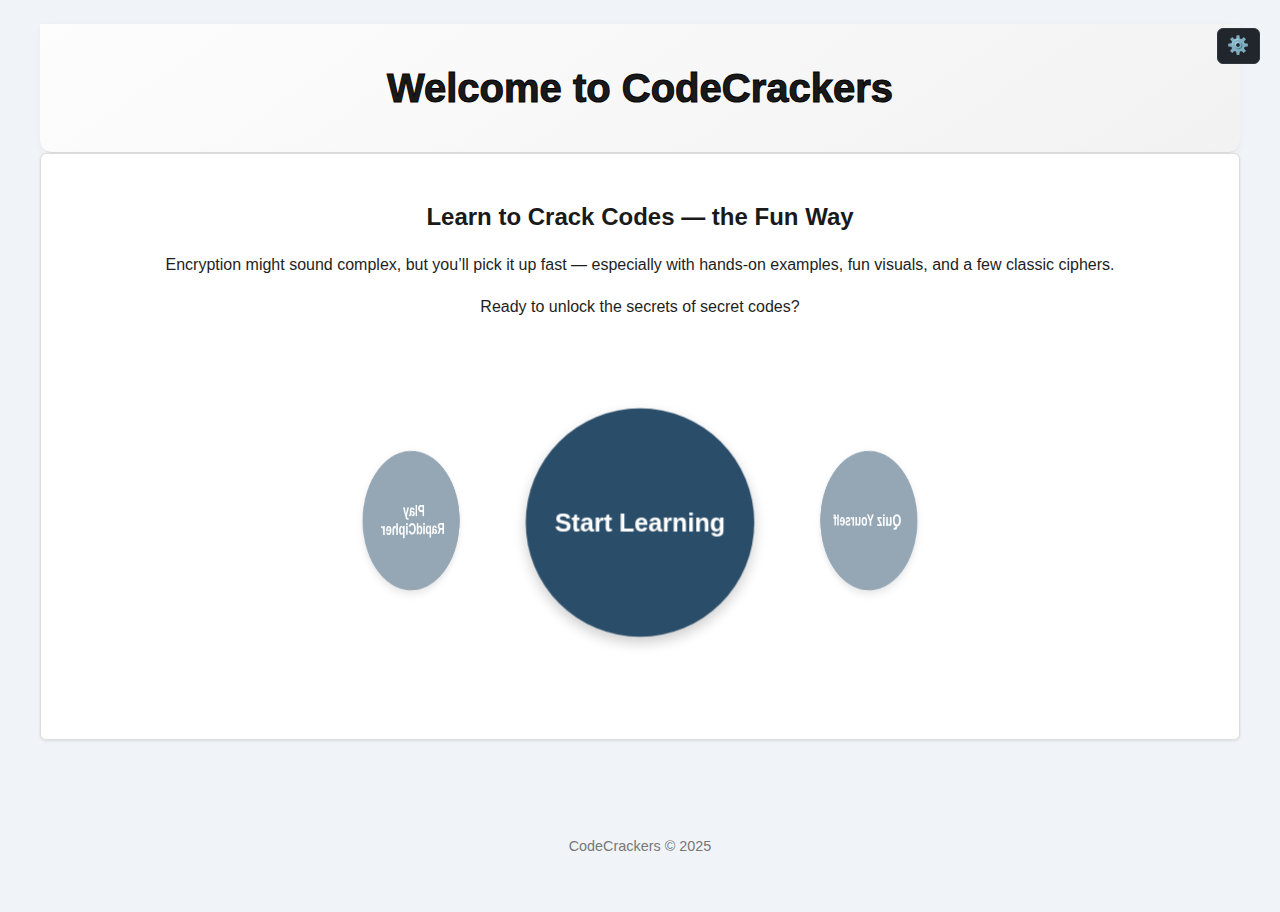
<file: index.html>
<!DOCTYPE html>
<html lang="en">

<head>
  <meta charset="UTF-8" />
  <meta name="viewport" content="width=device-width, initial-scale=1.0" />
  <title>CodeCrackers - Learn Encryption</title>
  <link rel="stylesheet" href="styles.css" />
  <style>
    .carousel-container {
      position: relative;
      margin: 3rem 0;
      height: 300px;
      display: flex;
      justify-content: center;
      align-items: center;
    }

    .carousel {
      position: relative;
      width: 300px;
      height: 300px;
      display: flex;
      justify-content: center;
      align-items: center;
      perspective: 1000px;
    }

    .carousel-button {
      position: absolute;
      width: 160px;
      height: 160px;
      background-color: #2a4d69;
      color: white;
      font-size: 1.1rem;
      font-weight: bold;
      border: none;
      border-radius: 50%;
      cursor: pointer;
      box-shadow: 0 4px 10px rgba(0, 0, 0, 0.2);
      display: flex;
      align-items: center;
      justify-content: center;
      text-align: center;
      transform-style: preserve-3d;
      transition: transform 0.6s ease, opacity 0.6s ease;
    }
  </style>
</head>
<body>
  <header>
    <h1>Welcome to CodeCrackers</h1>
  </header>

  <main>
    <section class="module-section" style="text-align: center;">
      <h2>Learn to Crack Codes — the Fun Way</h2>
      <p>Encryption might sound complex, but you’ll pick it up fast — especially with hands-on examples, fun visuals, and a few classic ciphers.</p>
      <p>Ready to unlock the secrets of secret codes?</p>

      <div class="carousel-container">
        <div class="carousel" id="carousel">
          <button class="carousel-button" data-index="0" data-url="intro.html">Start Learning</button>
          <button class="carousel-button" data-index="1" data-url="review.html">Quiz Yourself</button>
          <button class="carousel-button" data-index="2" data-url="game.html">Play RapidCipher</button>
        </div>
      </div>

    
    </section>
  </main>

  <footer>
    <p>CodeCrackers &copy; 2025</p>
  </footer>

  
  <script src="scripts.js"></script>
  
</body>
</html>
</file>
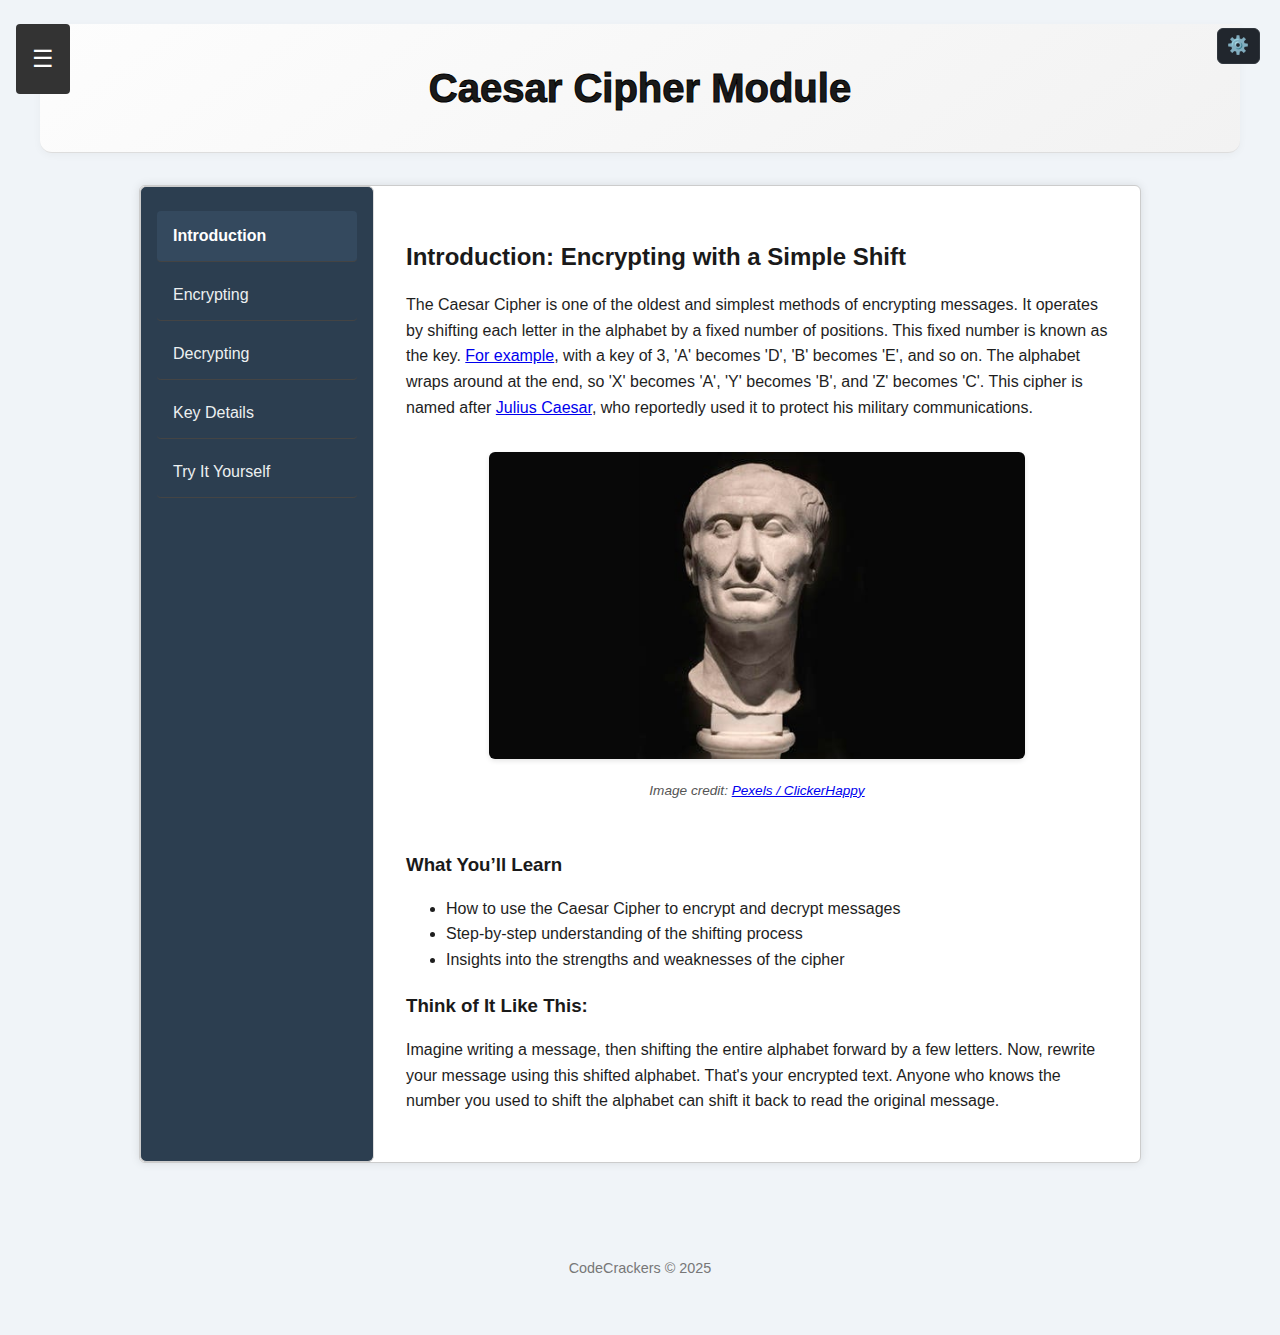
<file: caesarcipher.html>
<!DOCTYPE html>
<html lang="en">
<head>
  <meta charset="UTF-8" />
  <meta name="viewport" content="width=device-width, initial-scale=1.0"/>
  <title>CodeCrackers - Caesar Cipher</title>
  <link rel="stylesheet" href="styles.css" />
  
</head>

<body>

   <div id="menu-toggle" onclick="toggleMenu()">☰</div>

   <!-- Slide-in Nav -->
   <div id="side-menu" class="side-menu">
     <a href="javascript:void(0)" class="closebtn" onclick="toggleMenu()">×</a>
     <a href="index.html">Home</a>
     <a href="intro.html">Introduction</a>
     <a href="caesarcipher.html">Caesar Cipher</a>
     <a href="substitutioncipher.html">Substitution Cipher</a>
     <a href="vigenerecipher.html">Vigenère Cipher</a>
     <a href="review.html">Review & Quizzes</a>
     <a href="realworld.html">Real World Encryption</a>
     <a href="game.html">RapidCipher</a>
     <a href="resources.html">Resources</a>
   </div>
  <header>
    <h1>Caesar Cipher Module</h1>
  </header>
<!-- Module Window -->
  <div class="module-window">
    <aside class="sidebar-nav">
      <button onclick="showSection('intro', this)" class="active">Introduction</button>
      <button onclick="showSection('encrypt', this)">Encrypting</button>
      <button onclick="showSection('decrypt', this)">Decrypting</button>
      <button onclick="showSection('details', this)">Key Details</button>
      <button onclick="showSection('practice', this)">Try It Yourself</button>
    </aside>
    <div class="content-panel">
<!-- Intro -->
  <div id="intro" class="section active">
  <h2>Introduction: Encrypting with a Simple Shift</h2>

  <p>
    The Caesar Cipher is one of the oldest and simplest methods of encrypting messages. It operates by shifting each letter in the alphabet by a fixed number of positions. This fixed number is known as the key.
    <a href="https://www.geeksforgeeks.org/caesar-cipher-in-cryptography/" target="_blank" rel="noopener noreferrer">For example</a>, with a key of 3, 'A' becomes 'D', 'B' becomes 'E', and so on. The alphabet wraps around at the end, so 'X' becomes 'A', 'Y' becomes 'B', and 'Z' becomes 'C'.
    This cipher is named after <a href="https://www.geeksforgeeks.org/caesar-cipher-in-cryptography/" target="_blank" rel="noopener noreferrer">Julius Caesar</a>, who reportedly used it to protect his military communications.
  </p>

 <!-- Image: Julius Caesar Bust -->
<div class="diagram" style="background: transparent; border: none; outline: none;">
  <img src="images/julius-caesar-bust.jpg" alt="Bust of Julius Caesar"
       style="max-width: 80%; border-radius: 6px; box-shadow: 0 2px 5px rgba(0,0,0,0.1); background: transparent; outline: none; border: none;">
  <p style="font-style: italic; font-size: 0.85rem; color: #555;">
    Image credit: <a href="https://history.ucr.edu/sites/default/files/styles/form_preview/public/caesar.jpg?itok=w2grLSNa/" target="_blank" rel="noopener noreferrer">Pexels / ClickerHappy</a>
  </p>
</div>


  <h3>What You’ll Learn</h3>
  <ul>
    <li>How to use the Caesar Cipher to encrypt and decrypt messages</li>
    <li>Step-by-step understanding of the shifting process</li>
    <li>Insights into the strengths and weaknesses of the cipher</li>
  </ul>

  <h3>Think of It Like This:</h3>
  <p>
    Imagine writing a message, then shifting the entire alphabet forward by a few letters. Now, rewrite your message using this shifted alphabet. That's your encrypted text. Anyone who knows the number you used to shift the alphabet can shift it back to read the original message.
  </p>
</div>


      
      <!-- Encryption -->
      <div id="encrypt" class="section">
        <h2>Encrypting a Message</h2>
      
        <p><strong>Goal:</strong> Take a plain English message and convert it into a secret one by shifting the letters.</p>
      
        <h3>What You Need</h3>
        <ul>
          <li>A short message (all caps works best)</li>
          <li>A shift value (a number between 1 and 25)</li>
        </ul>
      
        <h3>Step-by-Step</h3>
        <ol>
          <li>Write out your message in capital letters. For example: <code>ATTACK</code></li>
          <li>Choose a shift. Let’s say we use a shift of 4.</li>
          <li>Shift each letter forward in the alphabet by that number. So A → E, T → X, etc.</li>
          <li>Wrap around if you go past Z. For example, Z → D with a shift of 4.</li>
          <li>The result is your ciphertext. It looks like nonsense, but it hides the original message.</li>
        </ol>
      
        <h3>Example</h3>
        <p>
          Message: <code>ATTACK</code><br>
          Shift: <code>+4</code><br>
          Letter by letter:
        </p>
        <ul>
          <li>A → E</li>
          <li>T → X</li>
          <li>T → X</li>
          <li>A → E</li>
          <li>C → G</li>
          <li>K → O</li>
        </ul>
        <p>
          <strong>Encrypted Output:</strong> <code>EXXEGO</code>
        </p>

        <div class="practice-block">
          <h3>Practice – Encrypt These</h3>
          <p>Use a shift of +5 to encrypt each message.</p>
          <ul>
            <li><strong>Encrypt:</strong> PUZZLE</li>
            <li><strong>Encrypt:</strong> MYSTERY</li>
          </ul>
          <h4>Answer Key</h4>
          <ul>
            <li><span class="blur-wrapper">PUZZLE → <span class="blurred-answer">UZEEQJ</span></span></li>
            <li><span class="blur-wrapper">MYSTERY → <span class="blurred-answer">RDXYJWD</span></span></li>
          </ul>
        </div>
        
      
        <h3>Try It Yourself</h3>
        <p>Use the tool in the Try It Yourself section to enter your own message and shift value. Start small. Try encrypting your name or a short phrase.</p>
      </div>
      
      <!-- Decryption -->  
      <div id="decrypt" class="section">
        <h2>Decrypting a Message</h2>
      
        <p><strong>Goal:</strong> Take a Caesar-encrypted message and recover the original text using the shift value (the key).</p>
      
        <h3>What You Need</h3>
        <ul>
          <li>An encrypted message (ciphertext)</li>
          <li>The shift value that was originally used to encrypt it</li>
        </ul>
      
        <h3>Step-by-Step</h3>
        <ol>
          <li>Write out the ciphertext in capital letters. For example: <code>EXXEGO</code></li>
          <li>Use the shift key that was used to encrypt it. In our case, we’ll use 4.</li>
          <li>Shift each letter backward in the alphabet by that amount. So E → A, X → T, etc.</li>
          <li>If the letter would go before A, wrap around to the end of the alphabet.</li>
          <li>The result the original message decoded!.</li>
        </ol>
      
        <h3>Example</h3>
        <p>
          Ciphertext: <code>EXXEGO</code><br>
          Shift: <code>-4</code><br>
          Letter by letter:
        </p>
        <ul>
          <li>E → A</li>
          <li>X → T</li>
          <li>X → T</li>
          <li>E → A</li>
          <li>G → C</li>
          <li>O → K</li>
        </ul>
        <p>
          <strong>Decrypted Output:</strong> <code>ATTACK</code>
        </p>

        <div class="practice-block">
          <h3>Practice – Decrypt These</h3>
          <p>Use the given shift value to figure out the original message.</p>
          <ul>
            <li><strong>Decrypt:</strong> EBIIL with a shift of -23</li>
            <li><strong>Decrypt:</strong> GZPV with a shift of -25</li>
          </ul>
          <h4>Answer Key</h4>
          <ul>
            <li><span class="blur-wrapper">EBIIL → <span class="blurred-answer">HELLO</span></span></li>
            <li><span class="blur-wrapper">GZPV → <span class="blurred-answer">HAWQ</span></span></li>
          </ul>
        </div>
        
      
        <h3>Want to Get Sneaky?</h3>
        <p>
          If you don’t know the shift value, you can still crack the code by trying all 25 possible shifts. One of them will reveal something readable!
        </p>
      </div>
      
        
      <!-- Details -->
      <div id="details" class="section">
        <h2>Key Details and Common Pitfalls</h2>
      
        <h3>1. Only Letters Are Shifted</h3>
        <p>
          The Caesar Cipher only changes letters. Numbers, punctuation, and spaces stay the same. So <code>MEET AT 3PM</code> becomes <code>PHHW DW 3SP</code> with a shift of 3.
        </p>
      
        <h3>2. The Alphabet Wraps Around</h3>
        <p>
          After Z comes A. So shifting <code>Y</code> by 4 gives you <code>C</code>. Always think in a circle (the alphabet loops).
        </p>
      
        <h3>3. Shift of 0 or 26 Means No Change</h3>
        <p>
          A shift of 0 or 26 keeps everything the same. Technically it works, but it’s not a cipher at that point, it’s just your message unchanged.
        </p>
      
        <h3>4. There Are Only 25 Possible Shifts</h3>
        <p>
          That makes the Caesar Cipher easy to brute-force. An attacker can try every possible key and see which one makes sense. That’s why it’s no longer used for real security, but it’s perfect for learning how shifting and substitution work.
        </p>
      </div>
      
      <!-- Practice -->
      <div id="practice" class="section">
        <div class="module-section">
          <h2>Try the Caesar Cipher!</h2>
          <p>Type a message and choose a shift to encrypt or decrypt.</p>
        
          <label for="caesar-mode">Mode:</label>
          <select id="caesar-mode">
            <option value="encrypt">Encrypt</option>
            <option value="decrypt">Decrypt</option>
          </select>
        
          <br><br>
        
          <label for="caesar-input">Your Message:</label>
          <input type="text" id="caesar-input" placeholder="HELLO WORLD" />
        
          <br><br>
        
          <label for="caesar-shift">Shift:</label>
          <input type="number" id="caesar-shift" value="3" min="1" max="25" />
        
          <br><br>
        
          <button onclick="runCaesar()">Run Cipher</button>
        
          <div class="diagram" id="caesar-output">
            Output will appear here...
          </div>

          <div class="diagram" id="mapping-table">
            <pre>
          Plain:   A B C D E F G H I J K L M N O P Q R S T U V W X Y Z
          Shifted: (will update when you run the cipher)
            </pre>
          </div>
          
        </div>
      </div>
    
    </div>
  </div>
  <footer>
    <p>CodeCrackers &copy; 2025</p>
  </footer>
  <!-- Scripts -->
  <script src="scripts.js"></script>
</body>
</html>
</file>
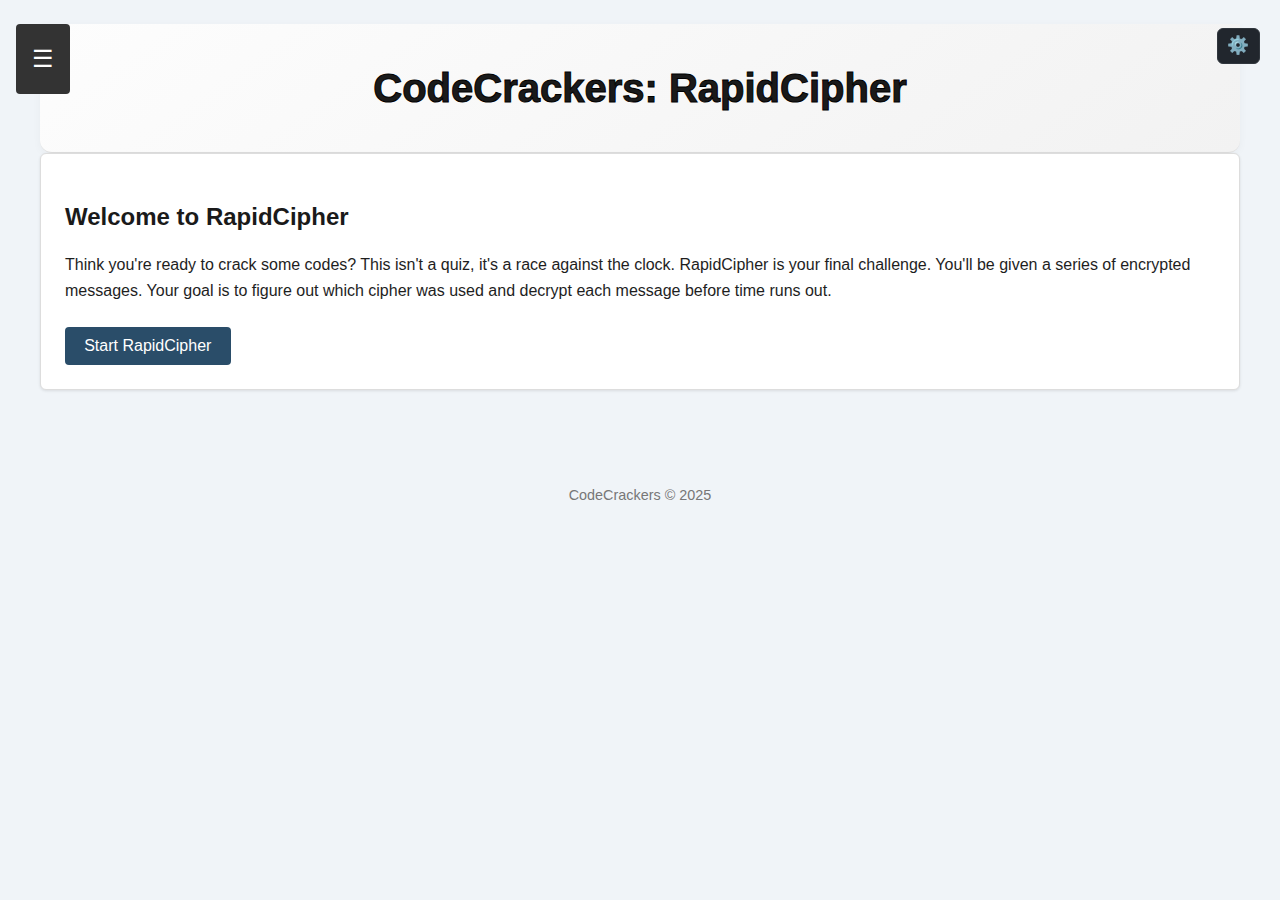
<file: game.html>
<!DOCTYPE html>
<html lang="en">
<head>
  <meta charset="UTF-8">
  <meta name="viewport" content="width=device-width, initial-scale=1.0">
  <title>CodeCrackers - RapidCipher Game</title>
  <link rel="stylesheet" href="styles.css">
</head>
<body>
     <!-- Hamburger -->
  <div id="menu-toggle" onclick="toggleMenu()">☰</div>

  <!-- Slide-in Nav -->
  <div id="side-menu" class="side-menu">
    <a href="javascript:void(0)" class="closebtn" onclick="toggleMenu()">×</a>
    <a href="index.html">Home</a>
    <a href="intro.html">Introduction</a>
    <a href="caesarcipher.html">Caesar Cipher</a>
    <a href="substitutioncipher.html">Substitution Cipher</a>
    <a href="vigenerecipher.html">Vigenère Cipher</a>
    <a href="review.html">Review & Quizzes</a>
    <a href="realworld.html">Real World Encryption</a>
    <a href="game.html">RapidCipher</a>
    <a href="resources.html">Resources</a>
  </div>

  <header>
    <h1>CodeCrackers: RapidCipher</h1>
  </header>

  <main>
    <section class="module-section">
      <h2>Welcome to RapidCipher</h2>
      <p>Think you're ready to crack some codes? This isn't a quiz, it's a race against the clock. RapidCipher is your final challenge. You'll be given a series of encrypted messages. Your goal is to figure out which cipher was used and decrypt each message before time runs out.</p>

      <button onclick="window.open('rapidcipher/rapidcipher.html', '_blank')">Start RapidCipher</button>

    </section>

    <section id="game-container" style="margin-top: 2rem; border: 1px solid #ccc; padding: 1rem; display: none;">
      <p><em>Loading game...</em></p>
    </section>
  </main>

  <footer>
    <p>CodeCrackers &copy; 2025</p>
  </footer>

  <script src="scripts.js"></script>
</body>
</html>
</file>
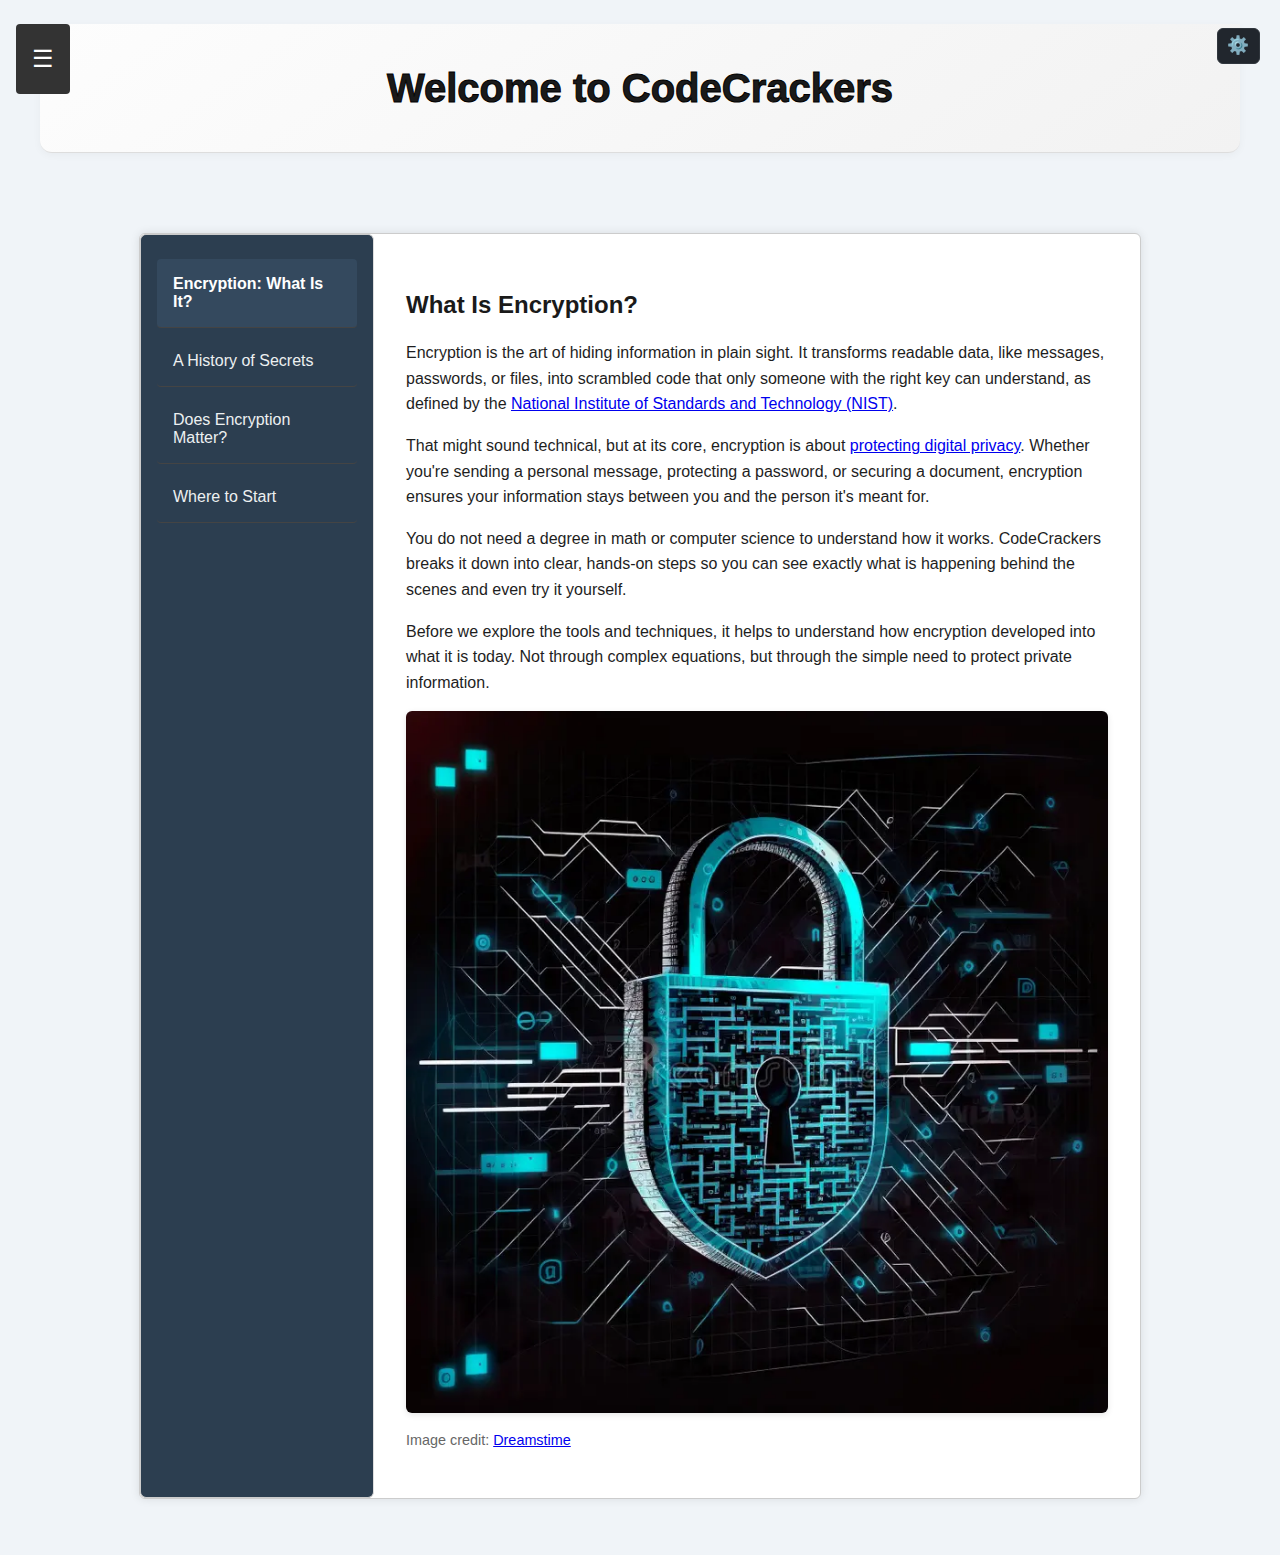
<file: intro.html>
<!DOCTYPE html>
<html lang="en">
<head>
  <meta charset="UTF-8" />
  <meta name="viewport" content="width=device-width, initial-scale=1.0"/>
  <title>CodeCrackers - Introduction to Encryption</title>
  <link rel="stylesheet" href="styles.css" />
  <style>

    /* Existing module window */
    .module-window {
      display: flex;
      max-width: 1000px;
      margin: 5rem auto 2rem;
      border: 1px solid #ccc;
      border-radius: 6px;
      overflow: hidden;
      background: #fff;
      box-shadow: 0 0 10px rgba(0,0,0,0.1);
    }

    .sidebar-nav {
      width: 240px;
      background-color: #2c3e50;
      color: #fff;
      border-right: 1px solid #ddd;
      display: flex;
      flex-direction: column;
    }

    .sidebar-nav button {
      padding: 1rem;
      text-align: left;
      border: none;
      background: none;
      cursor: pointer;
      font-size: 1rem;
      border-bottom: 1px solid #444;
      color: #ecf0f1;
      transition: background 0.2s, color 0.2s;
    }

    .sidebar-nav button:hover,
    .sidebar-nav button.active {
      background-color: #34495e;
      font-weight: bold;
      color: #fff;
    }

    .content-panel {
      padding: 2rem;
      flex-grow: 1;
    }

    .section {
      display: none;
    }

    .section.active {
      display: block;
    }

    ul {
      margin-left: 1.2rem;
    }
  </style>
</head>
<body>

  <!-- Hamburger -->
  <div id="menu-toggle" onclick="toggleMenu()">☰</div>

  <!-- Slide-in Nav -->
  <div id="side-menu" class="side-menu">
    <a href="javascript:void(0)" class="closebtn" onclick="toggleMenu()">×</a>
    <a href="index.html">Home</a>
    <a href="intro.html">Introduction</a>
    <a href="caesarcipher.html">Caesar Cipher</a>
    <a href="substitutioncipher.html">Substitution Cipher</a>
    <a href="vigenerecipher.html">Vigenère Cipher</a>
    <a href="review.html">Review & Quizzes</a>
    <a href="realworld.html">Real World Encryption</a>
    <a href="game.html">RapidCipher</a>
    <a href="resources.html">Resources</a>
  </div>

  <header>
    <h1>Welcome to CodeCrackers</h1>
  </header>

  <div class="module-window">
    <aside class="sidebar-nav">
      <button onclick="showSection('what', this)" class="active">Encryption: What Is It?</button>
      <button onclick="showSection('history', this)">A History of Secrets</button>
      <button onclick="showSection('why', this)">Does Encryption Matter?</button>
      <button onclick="showSection('start', this)">Where to Start</button>
    </aside>

  <div class="content-panel">
       

  <div id="what" class="section active">
  <h2>What Is Encryption?</h2>
  <div class="row">
    <div class="col-md-6">
      <p>
        Encryption is the art of hiding information in plain sight. It transforms readable data, like messages, passwords, or files, into scrambled code that only someone with the right key can understand, as defined by the <a href="https://csrc.nist.gov/glossary/term/encryption" target="_blank" rel="noopener noreferrer">National Institute of Standards and Technology (NIST)</a>.
      </p>
      <p>
        That might sound technical, but at its core, encryption is about <a href="https://ssd.eff.org/en/module/introduction-encryption-and-how-it-protects-you" target="_blank" rel="noopener noreferrer">protecting digital privacy</a>. Whether you're sending a personal message, protecting a password, or securing a document, encryption ensures your information stays between you and the person it's meant for.
      </p>
      <p>
        You do not need a degree in math or computer science to understand how it works. CodeCrackers breaks it down into clear, hands-on steps so you can see exactly what is happening behind the scenes and even try it yourself.
      </p>
      <p>
        Before we explore the tools and techniques, it helps to understand how encryption developed into what it is today. Not through complex equations, but through the simple need to protect private information.
      </p>
    </div>
    <div class="col-md-6">
      <img src="images/cyber-security-lock.webp" alt="Cybersecurity lock illustration" style="width: 100%; border-radius: 6px; box-shadow: 0 2px 6px rgba(0,0,0,0.1);">
      <p style="font-size: 0.9em; color: #666; margin-top: 0.5rem;">
        Image credit: <a href="https://www.dreamstime.com/cyber-security-illustration-padlock-black-blue-lock-sign-digital-grid-data-protection-cyber-cyber-security-image272473536" target="_blank" rel="noopener noreferrer">Dreamstime</a>
      </p>
    </div>
  </div>
</div>



  <div id="history" class="section">
    <h2>A History of Secrets</h2>
    <p>
      Encryption is not a modern invention. Long before smartphones and computers, people found clever ways to hide messages. Whether they were writing on scrolls, carving symbols into walls, or inventing mechanical devices, the goal was the same: keep information away from prying eyes.
    </p>
    <p>
      What follows is a look at how encryption has evolved over thousands of years. These examples are not just trivia. They show how each generation built tools to meet the challenges of their time.
    </p>

    <div style="border-bottom: 2px solid #ccc; margin-bottom: 1rem;">
      <button class="history-tab active" onclick="showHistoryEra('era1', this)">Ancient and Classical</button>
      <button class="history-tab" onclick="showHistoryEra('era2', this)">Renaissance and Industrial Age</button>
      <button class="history-tab" onclick="showHistoryEra('era3', this)">Modern Era</button>
    </div>

    <div id="era1" class="history-era active">
      <h3>Ancient and Classical Roots</h3>
      <ul>
        <li><strong>Egypt (around 1900 BCE):</strong> Some  <a href="https://www.britishmuseum.org/collection/object/Y_EA37983" target="_blank" rel="noopener noreferrer">tombs</a> contain writing that intentionally scrambles symbols to make them harder to understand.</li>
        <li><strong>Mesopotamia (around 1500 BCE):</strong> A clay tablet hides a recipe for glaze, likely to <a href="https://blog.hidglobal.com/cryptography-then-and-now" target="_blank" rel="noopener noreferrer">protect trade secrets</a> from competitors.</li>
        <li><strong>Sparta (5th century BCE):</strong> The <a href="https://www.britannica.com/technology/scytale" target="_blank" rel="noopener noreferrer">scytale</a> used a strip of parchment wrapped around a wooden rod. Only someone with a rod of the same size could read the message.</li>
        <li><strong>India (4th century BCE):</strong> The <a href="https://pragyata.com/espionage-in-kautilyas-arthasastra/" target="_blank" rel="noopener noreferrer">Arthasastra</a> includes advice on secret writing using code and substitution for espionage and diplomacy.</li>
        <li><strong>Rome (50 BCE):</strong> Julius Caesar used a simple <a href="https://www.nsa.gov/portals/75/documents/news-features/declassified-documents/friedman-documents/publications/FOLDER_238/41748889078809.pdf" target="_blank" rel="noopener noreferrer">letter shift cipher</a> to hide his military messages. Today we call this the Caesar Cipher.</li>
      </ul>
      <p>
        These early forms of encryption were basic but effective. They protected information related to politics, religion, and trade.
      </p>
    </div>

    <div id="era2" class="history-era">
      <h3>Renaissance and Industrial Age</h3>
      <ul>
      <li><strong>9th century (Arab world):</strong> <a href="https://muslimheritage.com/al-kindi-cryptography/" target="_blank" rel="noopener noreferrer">Al-Kindi</a> described frequency analysis, a method for breaking substitution ciphers by studying letter patterns.</li>
        <li><strong>1400s:</strong> <a href="https://www.britannica.com/technology/cipher-disk" target="_blank" rel="noopener noreferrer">Leon Battista Alberti</a> invented the cipher disk, a mechanical device that made it easier to change ciphers mid-message.</li>
        <li><strong>1500s:</strong> European governments began using secret writing in diplomacy to protect state secrets and negotiations.</li>
        <li><strong>1586:</strong> <a href="https://www.britannica.com/topic/Vigenere-cipher" target="_blank" rel="noopener noreferrer">Blaise de Vigenère</a> published a method of encryption based on repeating keywords. It remained strong for centuries.</li>
        <li><strong>1600s:</strong> Printed cipher books became more common among military and political leaders.</li>
        <li><strong>1700s:</strong> <a href="https://www.monticello.org/research-education/thomas-jefferson-encyclopedia/wheel-cipher/" target="_blank" rel="noopener noreferrer">Thomas Jefferson</a> designed a set of rotating disks that could be used to encrypt messages. A similar device was later used by the U.S. Army.</li>
        <li><strong>1800s:</strong> With the invention of the telegraph, ciphers had to adapt to fast, long-distance communication.</li>
      </ul>
      <p>
        During this time, encryption moved from hand-written codes to mechanical tools. Secrecy became part of politics, war, and international relations.
      </p>
    </div>

    <div id="era3" class="history-era">
      <h3>Modern Era</h3>
      <ul>
        <li><strong>World War I and II:</strong> Mechanical machines like the <a href="https://www.britannica.com/topic/Enigma-German-code-device" target="_blank" rel="noopener noreferrer">Enigma</a> were used to protect military communications. Allied codebreakers used early computers to break them.</li>
        <li><strong>1940s and 1950s:</strong> Cold War tensions led to rapid development of new encryption systems, most of which remained classified.</li>
        <li><strong>1976:</strong> <a href="https://www.cs.jhu.edu/~rubin/courses/sp03/papers/diffie.hellman.pdf" target="_blank" rel="noopener noreferrer">Diffie and Hellman</a> introduced public-key encryption, which allowed secure communication over open networks.</li>
        <li><strong>1977:</strong> <a href="https://www.invent.org/inductees/leonard-adleman" target="_blank" rel="noopener noreferrer">RSA encryption</a> was invented. It uses large prime numbers to create secure digital keys and is still used today.</li>
        <li><strong>1990s:</strong> As the internet grew, encryption became part of email, websites, and online shopping. Tools like PGP helped individuals secure messages.</li>
        <li><strong>2001:</strong> The <a href="https://csrc.nist.gov/publications/detail/fips/197/final" target="_blank" rel="noopener noreferrer">Advanced Encryption Standard (AES)</a> was adopted as the new standard by the U.S. government. It replaced older methods like DES.</li>
        <li><strong>Today:</strong> Encryption is everywhere. It protects passwords, financial transactions, chats, cloud storage, and even smart home devices.</li>
      </ul>
      <p>
        Modern encryption is fast and often invisible to users, but it still serves the same goals as ancient methods. It protects messages, verifies senders, and keeps information private.
      </p>
  </div>
  </div>


      

<div id="why" class="section">
  <h2>Why Encryption Matters (More Than Ever)</h2>

  <ul>
    <li>It protects your identity, your privacy, and your personal data</li>
    <li>It keeps online shopping, banking, and communication secure</li>
    <li>It secures communication for people working in dangerous or restricted areas</li>
  </ul>

  <p>
    Without encryption, everything you do online would be exposed. Emails could be read, passwords stolen, and private conversations intercepted.
    <a href="https://ssd.eff.org/en/module/introduction-encryption-and-how-it-protects-you" target="_blank" rel="noopener noreferrer">Encryption is what keeps those things safe</a>.
  </p>

  <p>
    Learning how it works gives you more than just technical knowledge. It gives you perspective. You will understand what makes your data secure, where vulnerabilities exist, and how to think like a problem-solver when it comes to digital privacy.
  </p>

  <div style="margin: 2rem 0; display: flex; flex-wrap: wrap; align-items: center; gap: 1.5rem;">
    <div style="flex: 1 1 300px; min-width: 280px;">
      <p>
        During World War II, the German military used a machine called Enigma to encrypt its battlefield messages. It was believed to be unbreakable.
        But Allied codebreakers at <a href="https://bletchleypark.org.uk/our-story/enigma/" target="_blank" rel="noopener noreferrer">Bletchley Park</a>,
        including mathematician Alan Turing, cracked the system. That breakthrough gave the Allies access to German communications in real time.
        Historians estimate that breaking Enigma shortened the war by at least two years and saved millions of lives.
      </p>
    </div>
      <div style="flex: 0 0 200px; min-width: 190px;">
      <img src="images/enigma-machine.jpg" alt="Photo of the Enigma machine used during World War II"
          style="width: 100%; border-radius: 6px; box-shadow: 0 2px 6px rgba(0,0,0,0.1);">
      <p style="font-size: 0.9em; color: #666; margin-top: 0.5rem;">
        Image credit: <a href="https://commons.wikimedia.org/wiki/File:Enigma-Machine.jpg" target="_blank" rel="noopener noreferrer">Wikimedia Commons</a>
      </p>
    </div>


  </div>
</div>

      
      
      

  <div id="start" class="section">
  <h2>Where to Start</h2>
  <p>
    These classic ciphers illustrate the core ideas behind modern encryption in simple, hands-on ways. Each one teaches a different principle, and together they help you understand how secret messages are created, protected, and eventually cracked.
  </p>

  <div style="display: flex; flex-wrap: wrap; justify-content: space-between; gap: 2rem; margin-top: 2rem;">
    <div style="flex: 1 1 300px; max-width: 32%;">
      <p><strong><a href="caesarcipher.html">Caesar Cipher:</a></strong> A simple letter shift that introduces the idea of key-based encryption.</p>
      <img src="images/caesar-cipher.svg" alt="Diagram illustrating Caesar cipher with a shift of 3" style="width: 100%; border-radius: 6px; box-shadow: 0 2px 5px rgba(0,0,0,0.1); margin-top: 0.5rem;">
      <p style="font-size: 0.9em; color: #666; margin-top: 0.5rem;">
        Image credit: <a href="https://upload.wikimedia.org/wikipedia/commons/2/2b/Caesar3.svg" target="_blank" rel="noopener noreferrer">Wikimedia Commons</a>
      </p>
    </div>
    <div style="flex: 1 1 300px; max-width: 32%;">
      <p><strong><a href="substitutioncipher.html">Substitution Cipher:</a></strong> A more flexible system where each letter has a unique mapped partner, useful for pattern recognition and breaking codes.</p>
      <img src="images/substitution-cipher.png" alt="Example of a simple substitution cipher" style="width: 100%; border-radius: 6px; box-shadow: 0 2px 5px rgba(0,0,0,0.1); margin-top: 0.5rem;">
      <p style="font-size: 0.9em; color: #666; margin-top: 0.5rem;">
        Image credit: <a href="https://en.wikipedia.org/wiki/Substitution_cipher#/media/File:ROT13.png" target="_blank" rel="noopener noreferrer">Wikimedia Commons</a>
      </p>
    </div>
    <div style="flex: 1 1 300px; max-width: 32%;">
      <p><strong><a href="vigenerecipher.html">Vigenère Cipher:</a></strong> A clever keyword-based cipher that was considered unbreakable for centuries. It uses multiple shifting alphabets to strengthen security.</p>
      <img src="images/vigenere-cipher.png" alt="Vigenère cipher table (tabula recta)" style="width: 100%; border-radius: 6px; box-shadow: 0 2px 5px rgba(0,0,0,0.1); margin-top: 0.5rem;">
      <p style="font-size: 0.9em; color: #666; margin-top: 0.5rem;">
        Image credit: <a href="https://upload.wikimedia.org/wikipedia/commons/f/f5/Vigenere_Table_with_Numbers.png" target="_blank" rel="noopener noreferrer">Wikimedia Commons</a>
      </p>
    </div>
  </div>


  <p style="margin-top: 2rem;">
    Each module includes clear explanations, worked examples, interactive tools, and practice problems. You can test your skills as you go and apply what you’ve learned in real time.
  </p>
  <p>
    When you're ready, try the review section or dive into RapidCipher — a timed challenge that will put everything to the test.
  </p>
</div>

      
      
    </div>
  </div>

  <script src="scripts.js"></script>
</body>
</html>
</file>
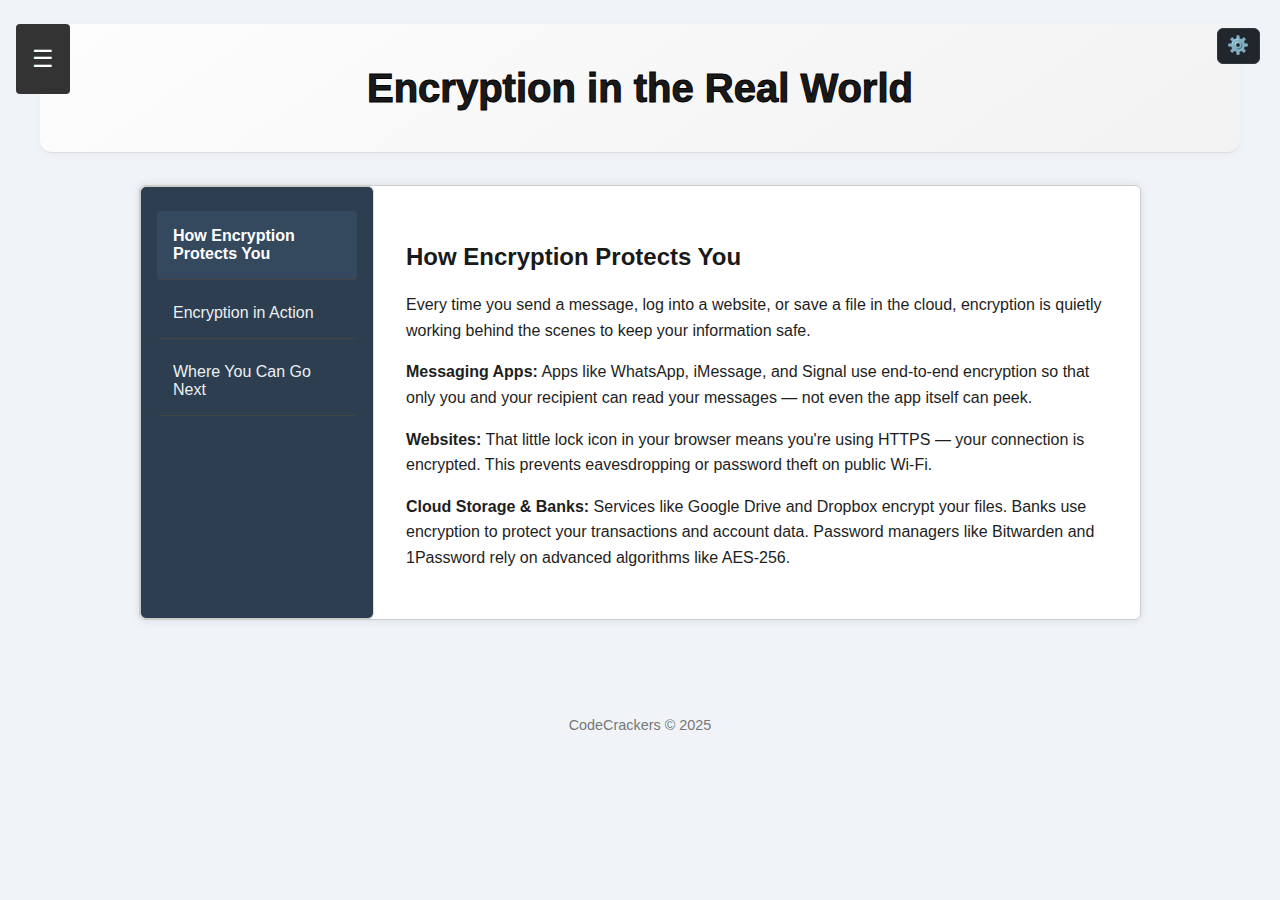
<file: realworld.html>
<!DOCTYPE html>
<html lang="en">

<head>
  <meta charset="UTF-8" />
  <meta name="viewport" content="width=device-width, initial-scale=1.0"/>
  <title>CodeCrackers - Encryption in the Real World</title>
  <link rel="stylesheet" href="styles.css" />

</head>
<body>
   <!-- Hamburger -->
   <div id="menu-toggle" onclick="toggleMenu()">☰</div>

   <!-- Slide-in Nav -->
   <div id="side-menu" class="side-menu">
     <a href="javascript:void(0)" class="closebtn" onclick="toggleMenu()">×</a>
     <a href="index.html">Home</a>
     <a href="intro.html">Introduction</a>
     <a href="caesarcipher.html">Caesar Cipher</a>
     <a href="substitutioncipher.html">Substitution Cipher</a>
     <a href="vigenerecipher.html">Vigenère Cipher</a>
     <a href="review.html">Review & Quizzes</a>
     <a href="realworld.html">Real World Encryption</a>
     <a href="game.html">RapidCipher</a>
     <a href="resources.html">Resources</a>
   </div>
  <header>
    <h1>Encryption in the Real World</h1>
  </header>
 
  <div class="module-window">
    <aside class="sidebar-nav">
      <button onclick="showSection('protect', this)" class="active">How Encryption Protects You</button>
      <button onclick="showSection('realworld', this)">Encryption in Action</button>
      <button onclick="showSection('next', this)">Where You Can Go Next</button>
    </aside>
    <div class="content-panel">
      <div id="protect" class="section active">
        <h2>How Encryption Protects You</h2>
        <p>Every time you send a message, log into a website, or save a file in the cloud, encryption is quietly working behind the scenes to keep your information safe.</p>
        <p><strong>Messaging Apps:</strong> Apps like WhatsApp, iMessage, and Signal use end-to-end encryption so that only you and your recipient can read your messages — not even the app itself can peek.</p>
        <p><strong>Websites:</strong> That little lock icon in your browser means you're using HTTPS — your connection is encrypted. This prevents eavesdropping or password theft on public Wi-Fi.</p>
        <p><strong>Cloud Storage & Banks:</strong> Services like Google Drive and Dropbox encrypt your files. Banks use encryption to protect your transactions and account data. Password managers like Bitwarden and 1Password rely on advanced algorithms like AES-256.</p>
      </div>

      <div id="realworld" class="section">
        <h2>Encryption in Action</h2>
        <p>Encryption is everywhere. It’s what keeps your Face ID secure, protects your location history, and ensures your credit card details don’t fly around the internet in plain text.</p>
        <p>Modern encryption uses complex math to scramble information. Algorithms like RSA, ECC (elliptic curve cryptography), and SHA-256 hashes are the backbone of today’s digital security.</p>
        <p>You’ve already learned the foundational ideas: shifting letters, creating one-to-one mappings, and using keys. That same thinking powers the real systems used by governments, corporations, and developers worldwide.</p>
      </div>

      <div id="next" class="section">
        <h2>Where You Can Go Next</h2>
        <p>If encryption excites you, there’s so much more to learn:</p>
        <ul>
          <li><strong>Cybersecurity:</strong> Protecting networks, writing secure code, penetration testing</li>
          <li><strong>Cryptography:</strong> Studying and designing new ciphers, learning about public/private key systems</li>
          <li><strong>Ethical Hacking:</strong> Using your skills to expose vulnerabilities and improve security</li>
        </ul>
        <p>From Caesar to Vigenère, you’ve built a foundation. What comes next? Algorithms like RSA, zero-knowledge proofs, blockchain cryptography, and even quantum encryption.</p>
        <p><strong>Keep going.</strong> You’re just getting started.</p>
      </div>
    </div>
  </div>
    
  <footer>
    <p>CodeCrackers &copy; 2025</p>
  </footer>

    <script src="scripts.js"></script>
</body>
</html>
</file>
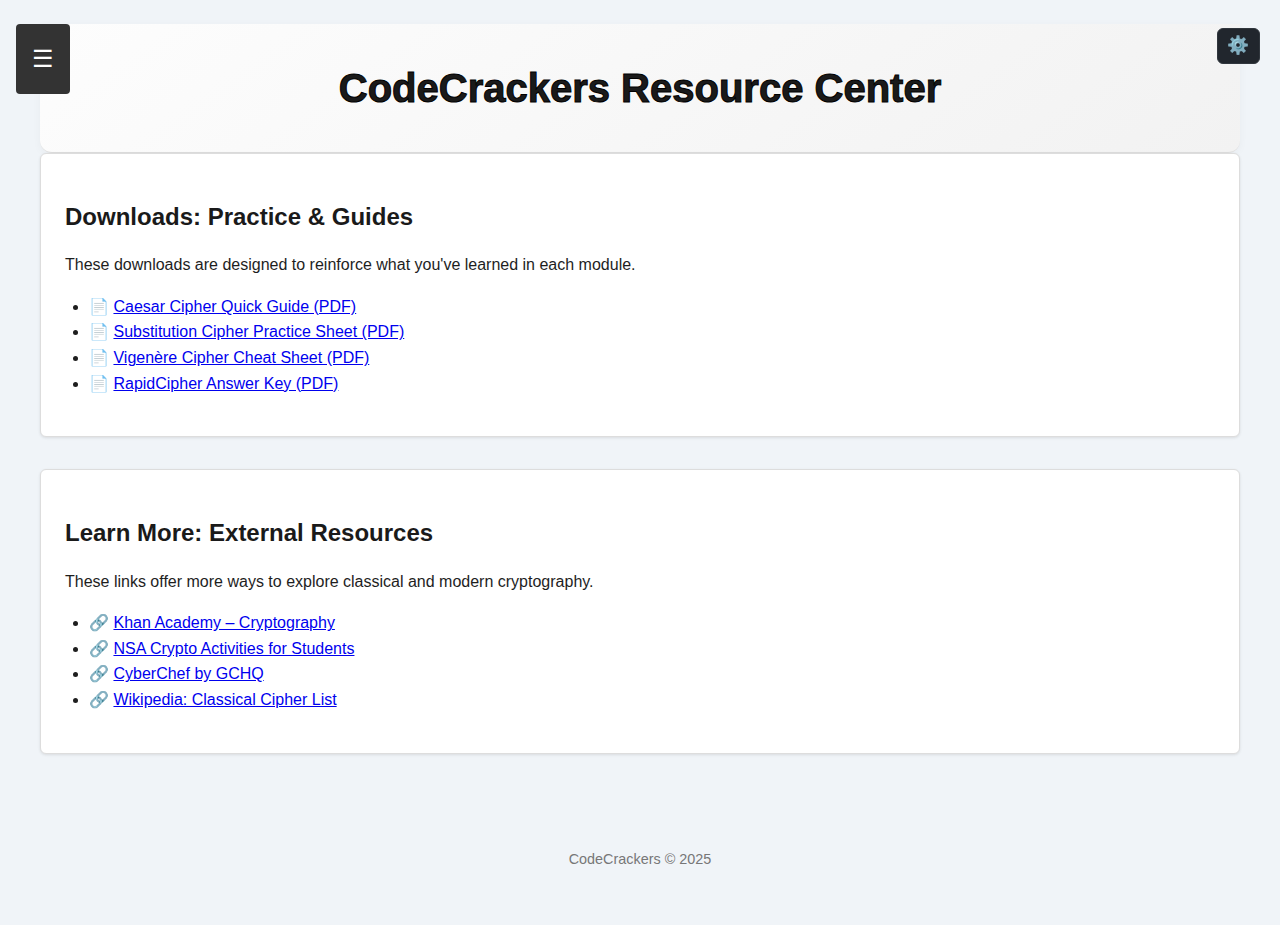
<file: resources.html>
<!DOCTYPE html>
<html lang="en">
<head>
  <meta charset="UTF-8">
  <meta name="viewport" content="width=device-width, initial-scale=1.0">
  <title>CodeCrackers - Resources</title>
  <link rel="stylesheet" href="styles.css">
</head>
<body>
   <!-- Hamburger -->
   <div id="menu-toggle" onclick="toggleMenu()">☰</div>

   <!-- Slide-in Nav -->
   <div id="side-menu" class="side-menu">
     <a href="javascript:void(0)" class="closebtn" onclick="toggleMenu()">×</a>
     <a href="index.html">Home</a>
     <a href="intro.html">Introduction</a>
     <a href="caesarcipher.html">Caesar Cipher</a>
     <a href="substitutioncipher.html">Substitution Cipher</a>
     <a href="vigenerecipher.html">Vigenère Cipher</a>
     <a href="review.html">Review & Quizzes</a>
     <a href="realworld.html">Real World Encryption</a>
     <a href="game.html">RapidCipher</a>
     <a href="resources.html">Resources</a>
   </div>
  <header>
    <h1>CodeCrackers Resource Center</h1>
  </header>

  <main>
    <section class="module-section">
      <h2>Downloads: Practice & Guides</h2>
      <p>These downloads are designed to reinforce what you've learned in each module.</p>
      <ul>
        <li>📄 <a href="downloads/caesar-guide.pdf" download>Caesar Cipher Quick Guide (PDF)</a></li>
        <li>📄 <a href="downloads/substitution-practice.pdf" download>Substitution Cipher Practice Sheet (PDF)</a></li>
        <li>📄 <a href="downloads/vigenere-cheatsheet.pdf" download>Vigenère Cipher Cheat Sheet (PDF)</a></li>
        <li>📄 <a href="downloads/rapidcipher-answerkey.pdf" download>RapidCipher Answer Key (PDF)</a></li>
      </ul>
    </section>

    <section class="module-section">
      <h2>Learn More: External Resources</h2>
      <p>These links offer more ways to explore classical and modern cryptography.</p>
      <ul>
        <li>🔗 <a href="https://www.khanacademy.org/computing/computer-science/cryptography" target="_blank">Khan Academy – Cryptography</a></li>
        <li>🔗 <a href="https://www.nsa.gov/Academics/Crypto-Activities/" target="_blank">NSA Crypto Activities for Students</a></li>
        <li>🔗 <a href="https://gchq.github.io/CyberChef/" target="_blank">CyberChef by GCHQ</a></li>
        <li>🔗 <a href="https://en.wikipedia.org/wiki/Classical_cipher" target="_blank">Wikipedia: Classical Cipher List</a></li>
      </ul>
    </section>
  </main>

  <footer>
    <p>CodeCrackers &copy; 2025</p>
  </footer>
  <script src="scripts.js"></script>
</body>
</html>
</file>
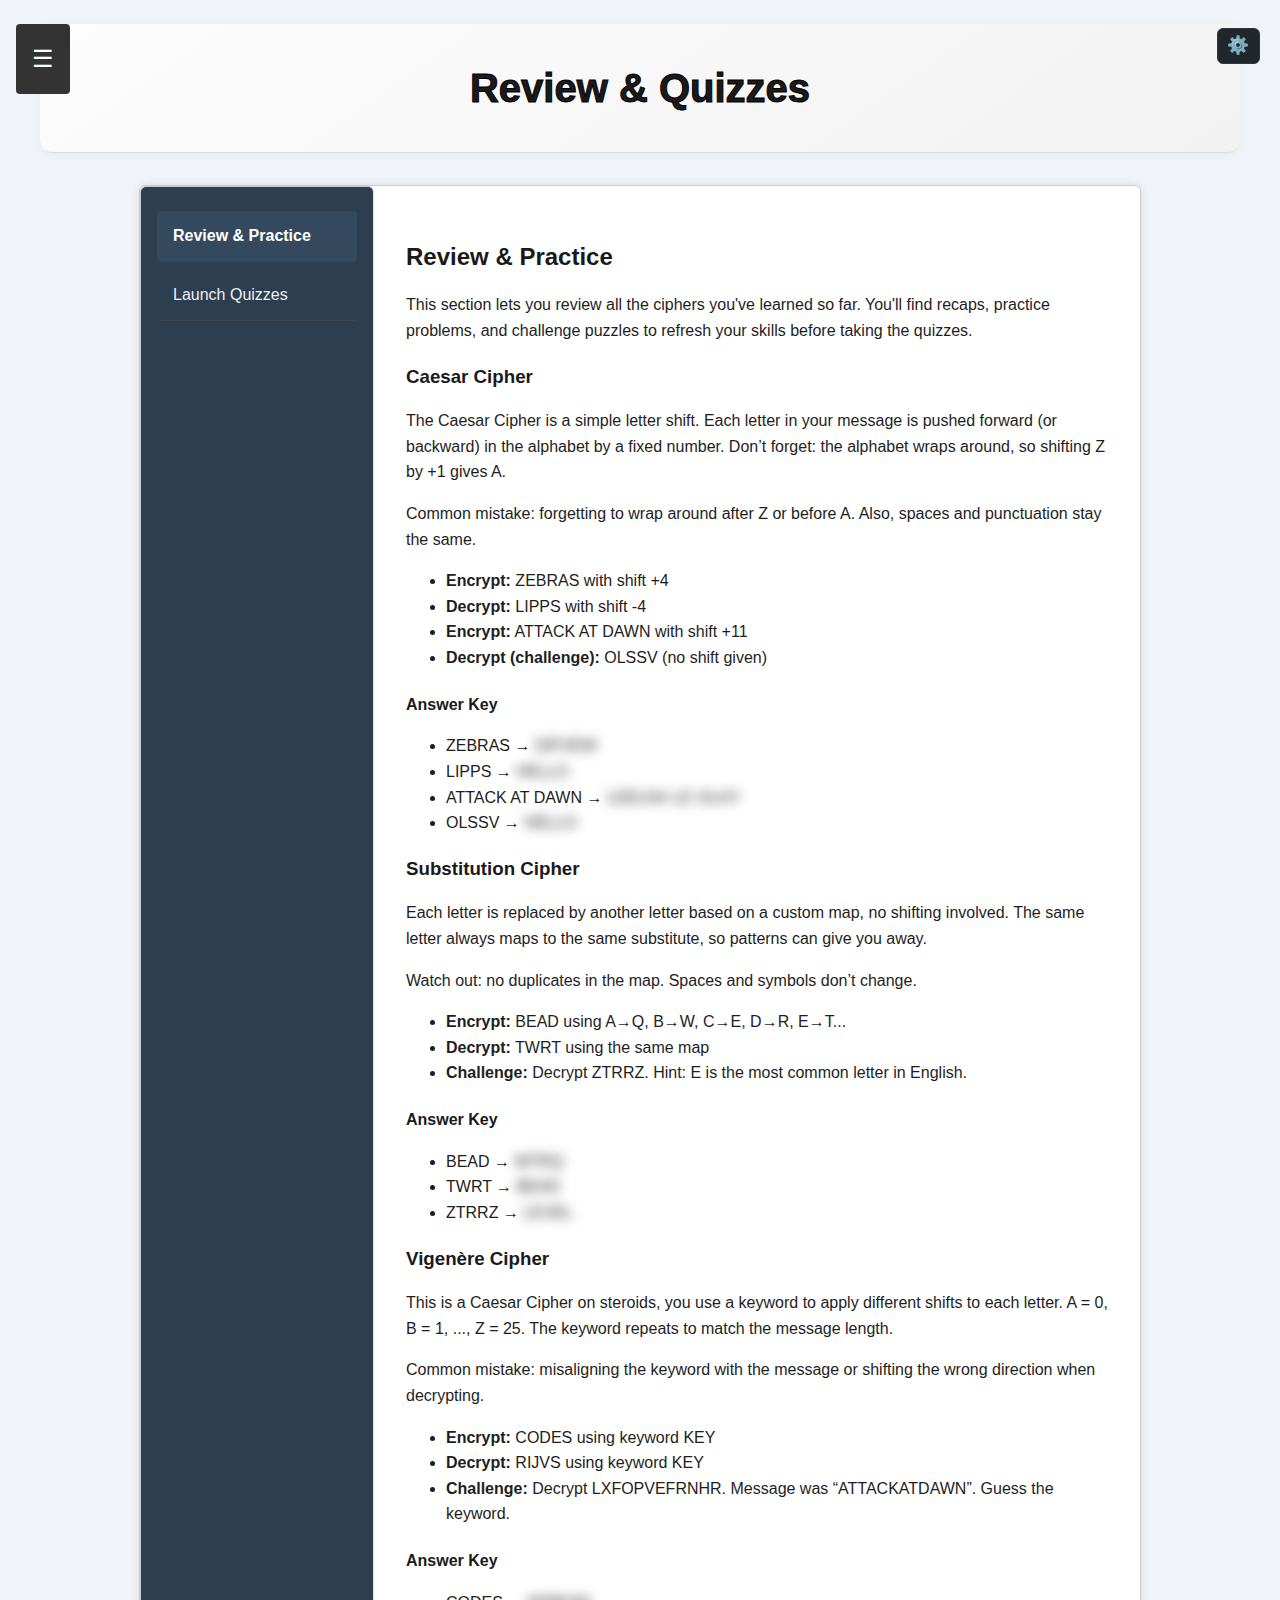
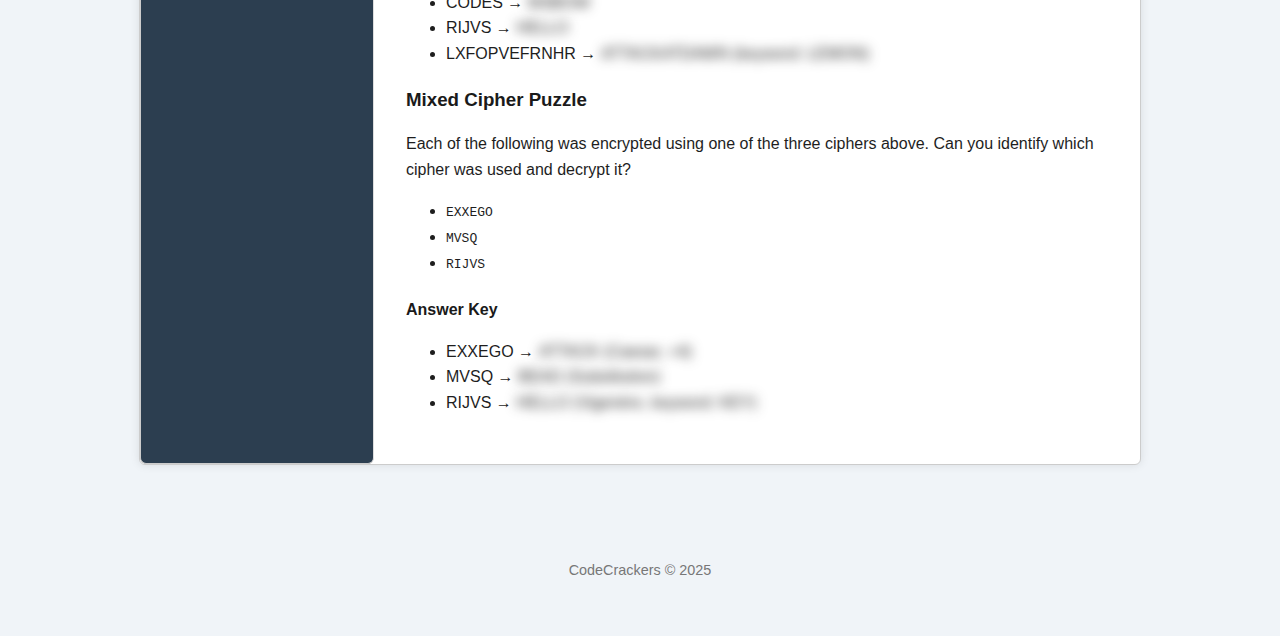
<file: review.html>
<!DOCTYPE html>
<html lang="en">
<head>
  <meta charset="UTF-8" />
  <meta name="viewport" content="width=device-width, initial-scale=1.0"/>
  <title>CodeCrackers - Review & Quizzes</title>
  <link rel="stylesheet" href="styles.css" />
  <!-- TODO: Move to styles.css -->
  <style>
    .quiz-button {
      background: none;
      border: none;
      padding: 0.75rem 1rem;
      font-size: 1rem;
      cursor: pointer;
      color: #2c3e50;
      border-bottom: 3px solid transparent;
      margin-right: 1rem;
    }

    .quiz-button:hover,
    .quiz-button.active {
      border-bottom: 3px solid #2c3e50;
      font-weight: bold;
    }

    #quiz-container {
      margin-top: 2rem;
      border: 1px solid #ccc;
      padding: 1rem;
      display: none;
    }
  </style>
</head>
<body>
     <!-- Hamburger -->
  <div id="menu-toggle" onclick="toggleMenu()">☰</div>

  <!-- Slide-in Nav -->
  <div id="side-menu" class="side-menu">
    <a href="javascript:void(0)" class="closebtn" onclick="toggleMenu()">×</a>
    <a href="index.html">Home</a>
    <a href="intro.html">Introduction</a>
    <a href="caesarcipher.html">Caesar Cipher</a>
    <a href="substitutioncipher.html">Substitution Cipher</a>
    <a href="vigenerecipher.html">Vigenère Cipher</a>
    <a href="review.html">Review & Quizzes</a>
    <a href="realworld.html">Real World Encryption</a>
    <a href="game.html">RapidCipher</a>
    <a href="resources.html">Resources</a>
  </div>
  <header>
    <h1>Review & Quizzes</h1>
  </header>
  <div class="module-window">
    <aside class="sidebar-nav">
      <button onclick="showSection('practice', this)" class="active">Review & Practice</button>
      <button onclick="showSection('launch', this)">Launch Quizzes</button>
    </aside>
    <div class="content-panel">
      <div id="practice" class="section active">
        <h2>Review & Practice</h2>
        <p>This section lets you review all the ciphers you've learned so far. You'll find recaps, practice problems, and challenge puzzles to refresh your skills before taking the quizzes.</p>

        <h3>Caesar Cipher</h3>
        <p>The Caesar Cipher is a simple letter shift. Each letter in your message is pushed forward (or backward) in the alphabet by a fixed number. Don’t forget: the alphabet wraps around, so shifting Z by +1 gives A.</p>
        <p>Common mistake: forgetting to wrap around after Z or before A. Also, spaces and punctuation stay the same.</p>
        <ul>
          <li><strong>Encrypt:</strong> ZEBRAS with shift +4</li>
          <li><strong>Decrypt:</strong> LIPPS with shift -4</li>
          <li><strong>Encrypt:</strong> ATTACK AT DAWN with shift +11</li>
          <li><strong>Decrypt (challenge):</strong> OLSSV (no shift given)</li>
        </ul>
        <h4>Answer Key</h4>
        <ul>
          <li><span class="blur-wrapper">ZEBRAS → <span class="blurred-answer">DIFVEW</span></span></li>
          <li><span class="blur-wrapper">LIPPS → <span class="blurred-answer">HELLO</span></span></li>
          <li><span class="blur-wrapper">ATTACK AT DAWN → <span class="blurred-answer">LEELNX LE OLHY</span></span></li>
          <li><span class="blur-wrapper">OLSSV → <span class="blurred-answer">HELLO</span></span></li>
        </ul>

        <h3>Substitution Cipher</h3>
        <p>Each letter is replaced by another letter based on a custom map, no shifting involved. The same letter always maps to the same substitute, so patterns can give you away.</p>
        <p>Watch out: no duplicates in the map. Spaces and symbols don’t change.</p>
        <ul>
          <li><strong>Encrypt:</strong> BEAD using A→Q, B→W, C→E, D→R, E→T...</li>
          <li><strong>Decrypt:</strong> TWRT using the same map</li>
          <li><strong>Challenge:</strong> Decrypt ZTRRZ. Hint: E is the most common letter in English.</li>
        </ul>
        <h4>Answer Key</h4>
        <ul>
          <li><span class="blur-wrapper">BEAD → <span class="blurred-answer">WTRQ</span></span></li>
          <li><span class="blur-wrapper">TWRT → <span class="blurred-answer">BEAD</span></span></li>
          <li><span class="blur-wrapper">ZTRRZ → <span class="blurred-answer">LEVEL</span></span></li>
        </ul>

        <h3>Vigenère Cipher</h3>
        <p>This is a Caesar Cipher on steroids, you use a keyword to apply different shifts to each letter. A = 0, B = 1, ..., Z = 25. The keyword repeats to match the message length.</p>
        <p>Common mistake: misaligning the keyword with the message or shifting the wrong direction when decrypting.</p>
        <ul>
          <li><strong>Encrypt:</strong> CODES using keyword KEY</li>
          <li><strong>Decrypt:</strong> RIJVS using keyword KEY</li>
          <li><strong>Challenge:</strong> Decrypt LXFOPVEFRNHR. Message was “ATTACKATDAWN”. Guess the keyword.</li>
        </ul>
        <h4>Answer Key</h4>
        <ul>
          <li><span class="blur-wrapper">CODES → <span class="blurred-answer">MSBOW</span></span></li>
          <li><span class="blur-wrapper">RIJVS → <span class="blurred-answer">HELLO</span></span></li>
          <li><span class="blur-wrapper">LXFOPVEFRNHR → <span class="blurred-answer">ATTACKATDAWN (keyword: LEMON)</span></span></li>
        </ul>

        <h3>Mixed Cipher Puzzle</h3>
        <p>Each of the following was encrypted using one of the three ciphers above. Can you identify which cipher was used and decrypt it?</p>
        <ul>
          <li><code>EXXEGO</code></li>
          <li><code>MVSQ</code></li>
          <li><code>RIJVS</code></li>
        </ul>
        <h4>Answer Key</h4>
        <ul>
          <li><span class="blur-wrapper">EXXEGO → <span class="blurred-answer">ATTACK (Caesar, +4)</span></span></li>
          <li><span class="blur-wrapper">MVSQ → <span class="blurred-answer">BEAD (Substitution)</span></span></li>
          <li><span class="blur-wrapper">RIJVS → <span class="blurred-answer">HELLO (Vigenère, keyword: KEY)</span></span></li>
        </ul>
      </div>
      <div id="launch" class="section">
        <details>
          <summary><strong>Quiz Instructions</strong></summary>
          <p>Each quiz includes 10 multiple choice questions. When you're ready, launch one below.</p>
          <ul>
            <li>Only one quiz can run at a time</li>
            <li>JavaScript must be enabled</li>
            <li>Your score will appear once submitted</li>
            <li>You can retake the quiz anytime</li>
          </ul>
        </details>

        <div style="margin-top: 2rem;">
          <button class="quiz-button" onclick="loadQuiz('quizzes/caesar-quiz.html', this)">Caesar Cipher Quiz</button>
          <button class="quiz-button" onclick="loadQuiz('quizzes/substitution-quiz.html', this)">Substitution Cipher Quiz</button>
          <button class="quiz-button" onclick="loadQuiz('quizzes/vigenere-quiz.html', this)">Vigenère Cipher Quiz</button>
        </div>

        <div id="quiz-container">
          <p><em>Loading quiz...</em></p>
        </div>
      </div>
    </div>
  </div>
  <footer>
    <p>CodeCrackers &copy; 2025</p>
  </footer>

  <script src="scripts.js"></script>
   <!-- TODO: Move to scripts.js (Update showQuiz) --> 
  <script>
    function loadQuiz(url, btn) {
      document.querySelectorAll('.quiz-button').forEach(b => b.classList.remove('active'));
      btn.classList.add('active');
      const container = document.getElementById("quiz-container");
      container.style.display = "block";
      container.innerHTML = `<iframe src="${url}" width="100%" height="600" style="border:none;"></iframe>`;
    }
  </script>
</body>
</html>
</file>
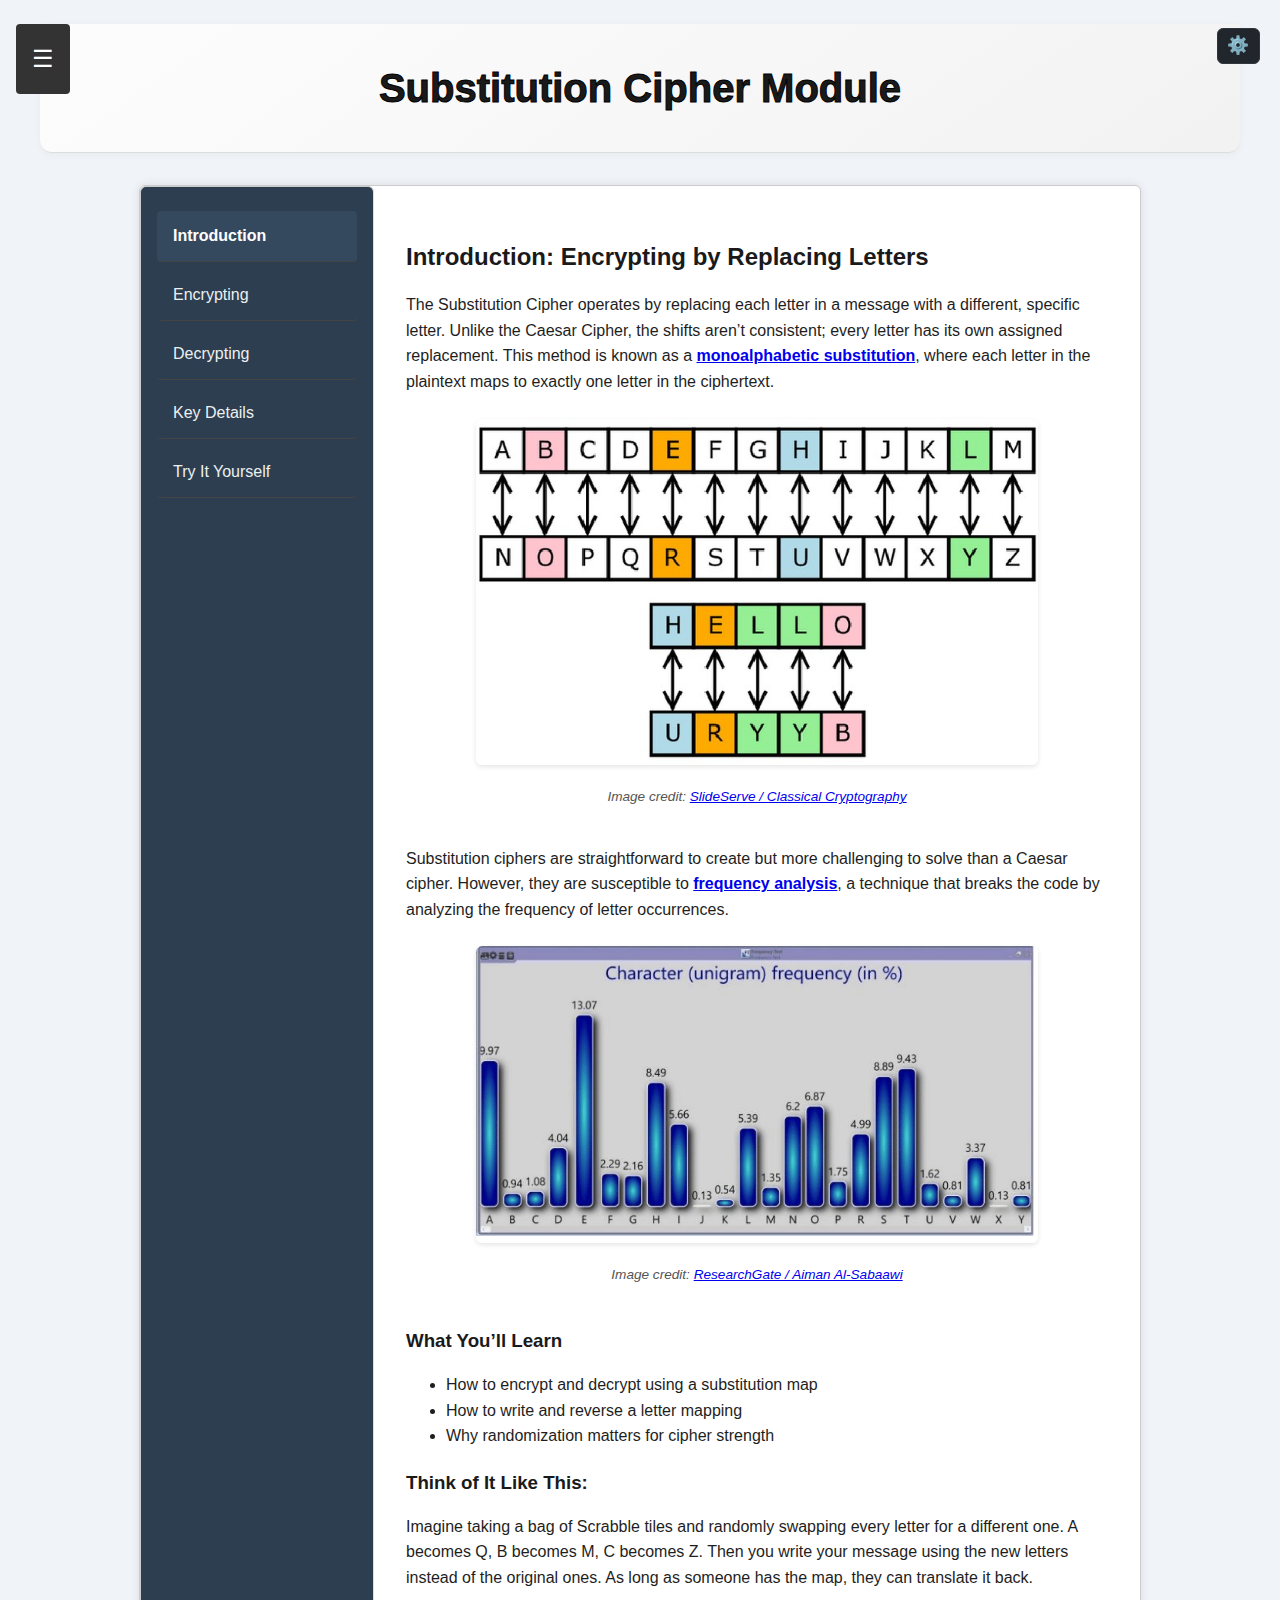
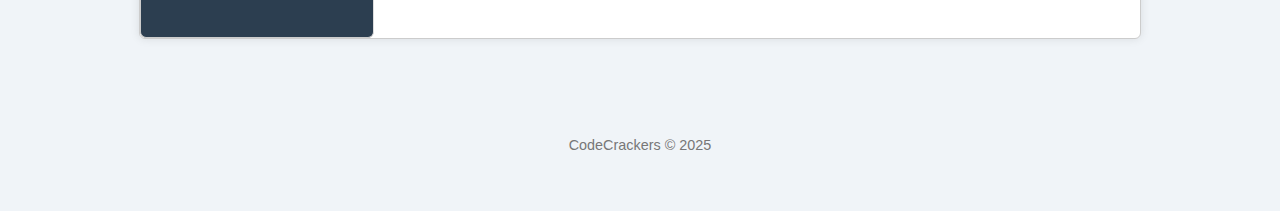
<file: substitutioncipher.html>
<!DOCTYPE html>
<html lang="en">
<head>
  <meta charset="UTF-8" />
  <meta name="viewport" content="width=device-width, initial-scale=1.0" />
  <title>CodeCrackers - Substitution Cipher</title>
  <link rel="stylesheet" href="styles.css" />
</head>


<body>
  <!-- Hamburger -->
  <div id="menu-toggle" onclick="toggleMenu()">☰</div>
   <!-- Slide-in Nav -->
  <div id="side-menu" class="side-menu">
    <a href="javascript:void(0)" class="closebtn" onclick="toggleMenu()">×</a>
    <a href="index.html">Home</a>
    <a href="intro.html">Introduction</a>
    <a href="caesarcipher.html">Caesar Cipher</a>
    <a href="substitutioncipher.html">Substitution Cipher</a>
    <a href="vigenerecipher.html">Vigenère Cipher</a>
    <a href="review.html">Review & Quizzes</a>
    <a href="realworld.html">Real World Encryption</a>
    <a href="game.html">RapidCipher</a>
    <a href="resources.html">Resources</a>
  </div>

  <header>
    <h1>Substitution Cipher Module</h1>
  </header>



  <div class="module-window">
    <aside class="sidebar-nav">
      <button onclick="showSection('intro', this)" class="active">Introduction</button>
      <button onclick="showSection('encrypt', this)">Encrypting</button>
      <button onclick="showSection('decrypt', this)">Decrypting</button>
      <button onclick="showSection('details', this)">Key Details</button>
      <button onclick="showSection('practice', this)">Try It Yourself</button>
    </aside>
    <div class="content-panel">
      <!-- Intro -->
    <div id="intro" class="section active">
  <h2>Introduction: Encrypting by Replacing Letters</h2>

  <p>
    The Substitution Cipher operates by replacing each letter in a message with a different, specific letter. Unlike the Caesar Cipher, the shifts aren’t consistent; every letter has its own assigned replacement. This method is known as a <a href="https://www.geeksforgeeks.org/what-is-monoalphabetic-cipher/" target="_blank" rel="noopener noreferrer"><strong>monoalphabetic substitution</strong></a>, where each letter in the plaintext maps to exactly one letter in the ciphertext.
  </p>

  <!-- Image: Substitution Cipher Diagram -->
  <div class="diagram" style="background: transparent; border: none; outline: none; padding: 0.5rem 0;">
    <img src="images/substitution-cipher-diagram.png" alt="Substitution Cipher Diagram" style="max-width: 80%; border-radius: 6px; box-shadow: 0 2px 5px rgba(0,0,0,0.1); background: transparent; outline: none; border: none;">
    <p style="font-style: italic; font-size: 0.85rem; color: #555;">
      Image credit: <a href="https://www.semanticscholar.org/paper/EFFICIENT-ATTACKS-ON-HOMOPHONIC-SUBSTITUTION-Scholarworks-Dhavare/2aa6c1f977c607364cfc94e099efffe54cc7b9bf/figure/0" target="_blank" rel="noopener noreferrer">SlideServe / Classical Cryptography</a>
    </p>
  </div>

  <p>
    Substitution ciphers are straightforward to create but more challenging to solve than a Caesar cipher. However, they are susceptible to <a href="https://crypto.interactive-maths.com/frequency-analysis-breaking-the-code.html" target="_blank" rel="noopener noreferrer"><strong>frequency analysis</strong></a>, a technique that breaks the code by analyzing the frequency of letter occurrences.
  </p>

  <!-- Image: Frequency Analysis Chart -->
  <div class="diagram" style="background: transparent; border: none; outline: none; padding: 0.5rem 0;">
    <img src="images/frequency-analysis-chart.jpg" alt="Frequency Analysis Chart" style="max-width: 80%; border-radius: 6px; box-shadow: 0 2px 5px rgba(0,0,0,0.1); background: transparent; outline: none; border: none;">
    <p style="font-style: italic; font-size: 0.85rem; color: #555;">
      Image credit: <a href="https://www.researchgate.net/figure/Frequency-analysis-chart-for-the-transposition-ciphertext-B-The-frequency-chart-and_fig6_352838407" target="_blank" rel="noopener noreferrer">ResearchGate / Aiman Al-Sabaawi</a>
    </p>
  </div>

  <h3>What You’ll Learn</h3>
  <ul>
    <li>How to encrypt and decrypt using a substitution map</li>
    <li>How to write and reverse a letter mapping</li>
    <li>Why randomization matters for cipher strength</li>
  </ul>

  <h3>Think of It Like This:</h3>
  <p>
    Imagine taking a bag of Scrabble tiles and randomly swapping every letter for a different one. A becomes Q, B becomes M, C becomes Z. Then you write your message using the new letters instead of the original ones. As long as someone has the map, they can translate it back.
  </p>
    </div>

      <!--Encryption -->
      <div id="encrypt" class="section">
        <h2>Encrypting a Message</h2>
      
        <p><strong>Goal:</strong> Replace every letter in a message with its partner from the cipher map.</p>
      
        <h3>What You Need</h3>
        <ul>
          <li>A short message (all caps recommended)</li>
          <li>A substitution map (e.g., A→Q, B→M, C→Z...)</li>
        </ul>
      
        <h3>Step-by-Step</h3>
        <ol>
          <li>Write out your message in capital letters. For example: <code>HELLO</code></li>
          <li>Use your substitution map to find a replacement for each letter.</li>
          <li>Replace one letter at a time using the map.</li>
          <li>Leave spaces and punctuation unchanged.</li>
          <li>The result is your encrypted message, a ciphertext using your custom map.</li>
        </ol>
      
        <h3>Example</h3>
        <p>
          Message: <code>HELLO</code><br>
          Map: H→D, E→V, L→C, O→P<br>
          Letter by letter:
        </p>
        <ul>
          <li>H → D</li>
          <li>E → V</li>
          <li>L → C</li>
          <li>L → C</li>
          <li>O → P</li>
        </ul>
        <p><strong>Encrypted Output:</strong> <code>DVCCP</code></p>
      
        <div class="practice-block">
          <h3>Practice – Encrypt These</h3>
          <p>Use the following map: A→Q, B→M, C→Z, D→S, E→V</p>
          <ul>
            <li><strong>Encrypt:</strong> BEAD</li>
            <li><strong>Encrypt:</strong> DECAB</li>
          </ul>
          <h4>Answer Key</h4>
          <ul>
            <li><span class="blur-wrapper">BEAD → <span class="blurred-answer">MVSQ</span></span></li>
            <li><span class="blur-wrapper">DECAB → <span class="blurred-answer">SVZQM</span></span></li>
          </ul>
        </div>
      
        <h3>Try It Yourself</h3>
        <p>Use the tool in the Try It Yourself section to plug in your own mapping and message. Mix things up and see what you get!</p>
      </div>

        <!-- Decrption -->
        <div id="decrypt" class="section">
          <h2>Decrypting a Message</h2>
        
          <p><strong>Goal:</strong> Use the cipher map to reverse the substitutions and reveal the original message.</p>
        
          <h3>What You Need</h3>
          <ul>
            <li>A ciphertext message</li>
            <li>The substitution map that was used to create it</li>
          </ul>
        
          <h3>Step-by-Step</h3>
          <ol>
            <li>Write out the encrypted message. For example: <code>DVCCP</code></li>
            <li>Reverse the substitution map. (If E→V in encryption, then V→E in decryption.)</li>
            <li>Replace each letter in the ciphertext with its match from the reversed map.</li>
            <li>Leave spaces and punctuation unchanged.</li>
            <li>The result is your original message.</li>
          </ol>
        
          <h3>Example</h3>
          <p>
            Ciphertext: <code>DVCCP</code><br>
            Reversed Map: D→H, V→E, C→L, P→O<br>
            Letter by letter:
          </p>
          <ul>
            <li>D → H</li>
            <li>V → E</li>
            <li>C → L</li>
            <li>C → L</li>
            <li>P → O</li>
          </ul>
          <p><strong>Decrypted Output:</strong> <code>HELLO</code></p>
        
          <div class="practice-block">
            <h3>Practice – Decrypt These</h3>
            <p>Use this reversed map: Q→A, M→B, Z→C, S→D, V→E</p>
            <ul>
              <li><strong>Decrypt:</strong> MVSQ</li>
              <li><strong>Decrypt:</strong> SVZQM</li>
            </ul>
            <h4>Answer Key</h4>
            <ul>
              <li><span class="blur-wrapper">MVSQ → <span class="blurred-answer">BEAD</span></span></li>
              <li><span class="blur-wrapper">SVZQM → <span class="blurred-answer">DECAB</span></span></li>
            </ul>
          </div>
        
          <h3>Need to Crack It Without the Map?</h3>
          <p>Try using frequency analysis to compare which letters appear most often in the encrypted message and guess based on common English patterns. E, T, A, and O are good letters to look for.</p>
        </div>
      </div>
      <!-- Details -->
      <div id="details" class="section">
        <h2>Key Details and Common Pitfalls</h2>

        <h3>1. Each Letter Maps to Exactly One Other Letter</h3>
        <p>A good substitution cipher never maps two letters to the same output. For example, both A and B shouldn’t map to Q. Each letter should be unique (one in, one out).</p>

        <h3>2. The Mapping Must Be Random</h3>
        <p>If your map has a pattern, it’s easier to break. Always shuffle the alphabet randomly to create a more secure substitution.</p>

        <h3>3. Punctuation and Spaces Are Left Alone</h3>
        <p>Only the letters are encrypted. Everything else (numbers, punctuation, spaces) stays exactly where it is.</p>

        <h3>4. Repetition Can Give You Away</h3>
        <p>Because each letter is always replaced the same way, repeated patterns like “LL” or “THE” can help codebreakers guess your map. That’s why longer, more complex messages are harder to crack.</p>

        <h3>5. Frequency Analysis Can Still Break It</h3>
        <p>If someone intercepts a message, they can analyze which letters appear the most and match them to common letters in English like E, T, or A. While helpful, randomness is not foolproof.</p>
      </div>
      <!-- Practice -->
      <div id="practice" class="section">
        <div class="module-section">
          <h2>Try the Substitution Cipher!</h2>
          <p>Type a message, paste your substitution map, and choose whether to encrypt or decrypt. You can generate a random cipher map if you don't want to build your own.</p>

          <label for="sub-input">Your Message:</label>
          <input type="text" id="sub-input" placeholder="HELLO WORLD" />

          <br><br>

          <label for="sub-mode">Mode:</label>
          <select id="sub-mode">
            <option value="encrypt">Encrypt</option>
            <option value="decrypt">Decrypt</option>
          </select>

          <br><br>

          <label for="sub-map">Cipher Map (editable):</label>
          <textarea id="sub-map" rows="3" cols="50"></textarea>
          <br>
          <button onclick="generateRandomMap()">🔄 New Random Map</button>

          <br><br>

          <button onclick="runSubstitution()">Run Cipher</button>

          <div class="diagram" id="sub-output">
            Output will appear here...
          </div>
        </div>
      </div>

    </div>
  </div>

  <footer>
    <p>CodeCrackers &copy; 2025</p>
  </footer>
  <!-- Scripts -->
  <script src="scripts.js"></script>
</body>
</html>
</file>
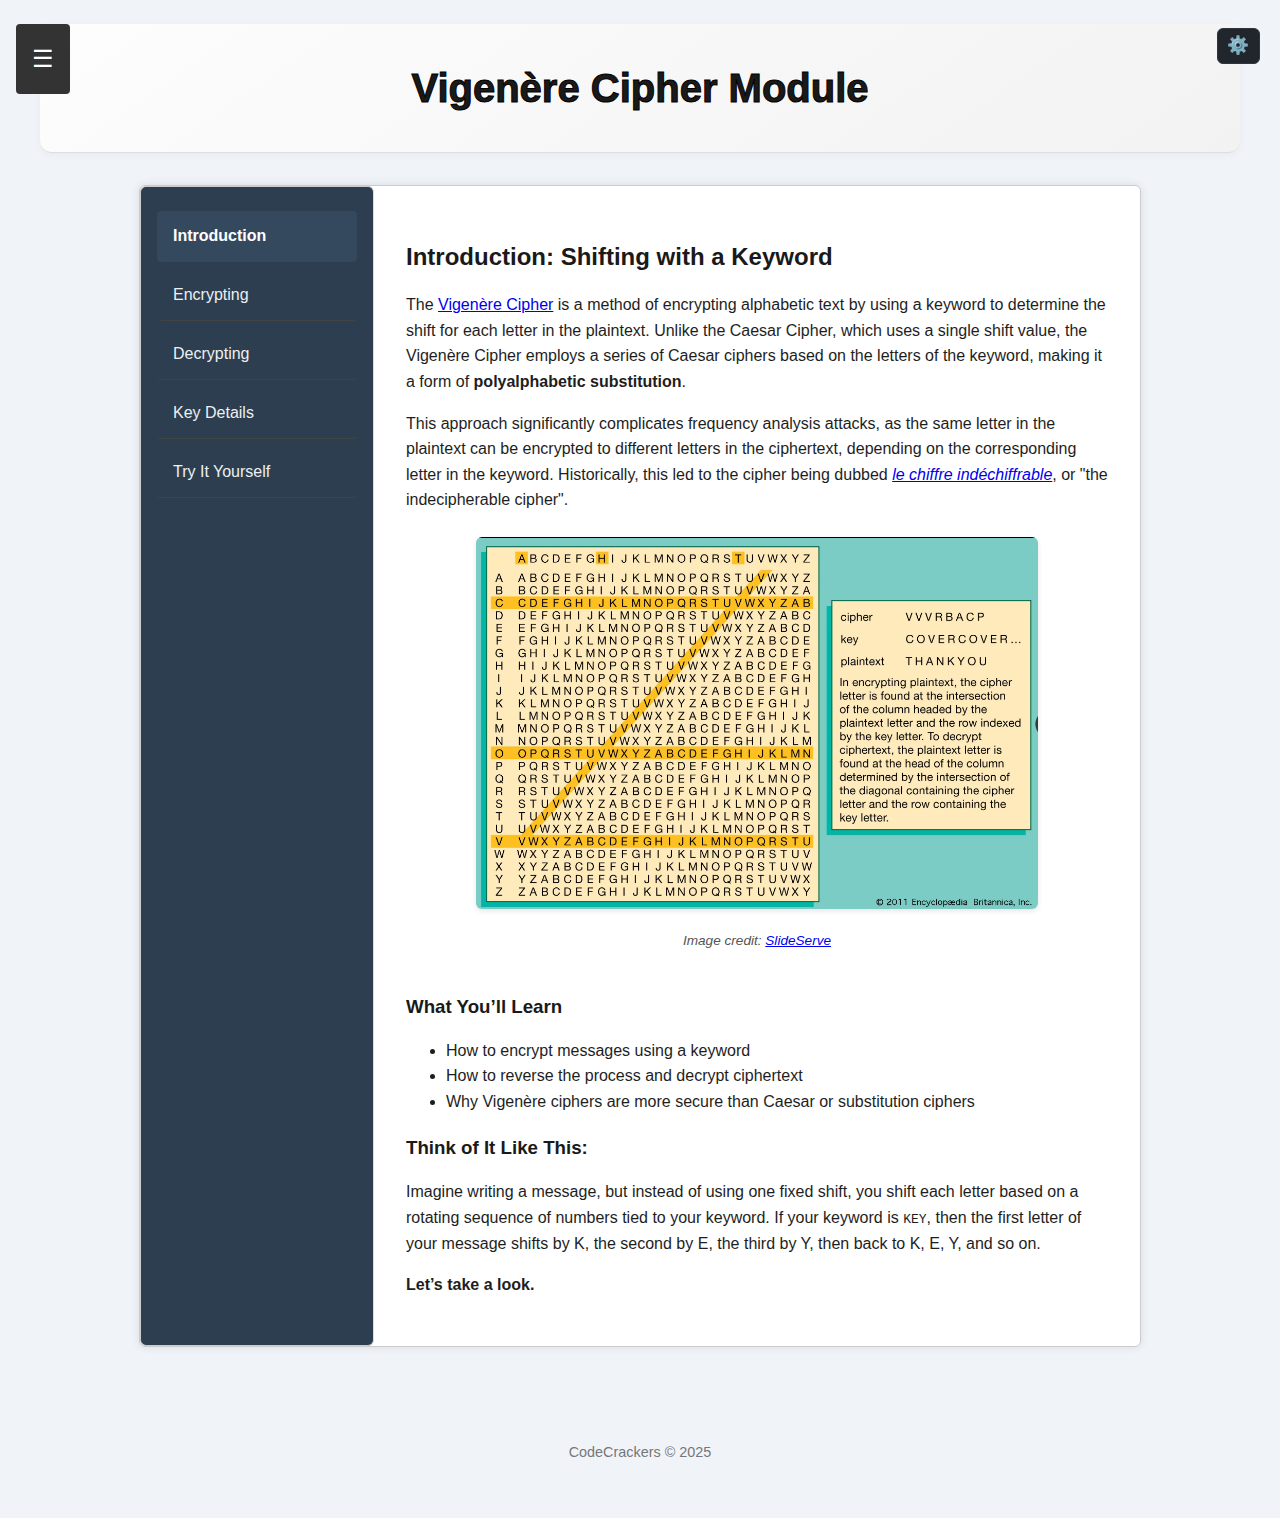
<file: vigenerecipher.html>
<!DOCTYPE html>
<html lang="en">

<head>
  <meta charset="UTF-8" />
  <meta name="viewport" content="width=device-width, initial-scale=1.0"/>
  <title>CodeCrackers - Vigenère Cipher</title>
  <link rel="stylesheet" href="styles.css" />
</head>

<body>
  <!-- Hamburger -->
  <div id="menu-toggle" onclick="toggleMenu()">☰</div>

  <!-- Slide-in Nav -->
  <div id="side-menu" class="side-menu">
    <a href="javascript:void(0)" class="closebtn" onclick="toggleMenu()">×</a>
    <a href="index.html">Home</a>
    <a href="intro.html">Introduction</a>
    <a href="caesarcipher.html">Caesar Cipher</a>
    <a href="substitutioncipher.html">Substitution Cipher</a>
    <a href="vigenerecipher.html">Vigenère Cipher</a>
    <a href="review.html">Review & Quizzes</a>
    <a href="realworld.html">Real World Encryption</a>
    <a href="game.html">RapidCipher</a>
    <a href="resources.html">Resources</a>
  </div>

  <header>
    <h1>Vigenère Cipher Module</h1>
  </header>

  <div class="module-window">
    <aside class="sidebar-nav">
      <button onclick="showSection('intro', this)" class="active">Introduction</button>
      <button onclick="showSection('encrypt', this)">Encrypting</button>
      <button onclick="showSection('decrypt', this)">Decrypting</button>
      <button onclick="showSection('details', this)">Key Details</button>
      <button onclick="showSection('practice', this)">Try It Yourself</button>
    </aside>

    <div class="content-panel">
    <!-- Hamburger -->
    <div id="intro" class="section active">
    <h2>Introduction: Shifting with a Keyword</h2>

    <p>
        The <a href="https://www.geeksforgeeks.org/vigenere-cipher/" target="_blank" rel="noopener noreferrer">Vigenère Cipher</a> is a method of encrypting alphabetic text by using a keyword to determine the shift for each letter in the plaintext. Unlike the Caesar Cipher, which uses a single shift value, the Vigenère Cipher employs a series of Caesar ciphers based on the letters of the keyword, making it a form of <strong>polyalphabetic substitution</strong>.
    </p>
    <p>
        This approach significantly complicates frequency analysis attacks, as the same letter in the plaintext can be encrypted to different letters in the ciphertext, depending on the corresponding letter in the keyword. Historically, this led to the cipher being dubbed <a href="https://www.britannica.com/topic/Vigenere-cipher" target="_blank" rel="noopener noreferrer"><em>le chiffre indéchiffrable</em></a>, or "the indecipherable cipher".
    </p>

    <!-- Image: Vigenère Cipher Encryption Table -->
    <div class="diagram" style="background: transparent; border: none; outline: none; padding: 0.5rem 0;">
        <img src="images/vigenere-cipher-diagram.png" alt="Vigenère Cipher Encryption Example" style="max-width: 80%; border-radius: 6px; box-shadow: 0 2px 5px rgba(0,0,0,0.1); background: transparent; outline: none; border: none;">
        <p style="font-style: italic; font-size: 0.85rem; color: #555;">
        Image credit: <a href="https://www.britannica.com/topic/Vigenere-cipher" target="_blank" rel="noopener noreferrer">SlideServe</a>
        </p>
    </div>

    <h3>What You’ll Learn</h3>
    <ul>
        <li>How to encrypt messages using a keyword</li>
        <li>How to reverse the process and decrypt ciphertext</li>
        <li>Why Vigenère ciphers are more secure than Caesar or substitution ciphers</li>
    </ul>

    <h3>Think of It Like This:</h3>
    <p>
        Imagine writing a message, but instead of using one fixed shift, you shift each letter based on a rotating sequence of numbers tied to your keyword. If your keyword is <code>KEY</code>, then the first letter of your message shifts by K, the second by E, the third by Y, then back to K, E, Y, and so on.
    </p>

    <p><strong>Let’s take a look.</strong></p>
    </div>

      
      <!-- Encryption -->
      <div id="encrypt" class="section">
        <h2>Encrypting a Message</h2>

        <p><strong>Goal:</strong> Use a keyword to apply a different Caesar shift to each letter in your message.</p>

        <h3>What You Need</h3>
        <ul>
          <li>A message to encrypt (use capital letters)</li>
          <li>A keyword (made of letters only with no spaces or symbols)</li>
        </ul>

        <h3>Step-by-Step</h3>
        <ol>
          <li>Write out your message. For example: <code>CODES</code></li>
          <li>Repeat your keyword until it matches the message length. For example: keyword <code>KEY</code> becomes <code>KEYKE</code></li>
          <li>Convert each keyword letter to a Caesar shift (A = 0, B = 1, ..., Z = 25)</li>
          <li>Shift each message letter forward using the shift value from the corresponding keyword letter</li>
          <li>The result is your encrypted message</li>
        </ol>

        <h3>Example</h3>
        <p>
          Message: <code>CODES</code><br>
          Keyword: <code>KEYKE</code><br>
          Shifts: K=10, E=4, Y=24, K=10, E=4<br>
        </p>
        <ul>
          <li>C + 10 → M</li>
          <li>O + 4 → S</li>
          <li>D + 24 → B</li>
          <li>E + 10 → O</li>
          <li>S + 4 → W</li>
        </ul>
        <p><strong>Encrypted Output:</strong> <code>MSBOW</code></p>

        <div class="practice-block">
          <h3>Practice – Encrypt These</h3>
          <p>Use the keyword <code>KEY</code> for both:</p>
          <ul>
            <li><strong>Encrypt:</strong> CODES</li>
            <li><strong>Encrypt:</strong> SECRETS</li>
          </ul>
          <h4>Answer Key</h4>
          <ul>
            <li><span class="blur-wrapper">CODES → <span class="blurred-answer">MSBOW</span></span></li>
            <li><span class="blur-wrapper">SECRETS → <span class="blurred-answer">DIPVMHLP</span></span></li>
          </ul>
        </div>

        <h3>Try It Yourself</h3>
        <p>Use the interactive tool below to try different messages and keywords. Make sure your keyword contains only letters!</p>
      </div>
      <!-- Decryption -->
      <div id="decrypt" class="section">
        <h2>Decrypting a Message</h2>
      
        <p><strong>Goal:</strong> Use the keyword to reverse the Vigenère encryption and retrieve the original message.</p>
      
        <h3>What You Need</h3>
        <ul>
          <li>An encrypted message (ciphertext) in uppercase letters</li>
          <li>The keyword used during encryption</li>
        </ul>
      
        <h3>Step-by-Step</h3>
        <ol>
          <li>Write out the ciphertext. For example: <code>MSBOW</code></li>
          <li>Repeat the keyword to match the length of the ciphertext. For example: keyword <code>KEY</code> becomes <code>KEYKE</code></li>
          <li>Convert each keyword letter to its corresponding shift value (A=0, B=1, ..., Z=25)</li>
          <li>For each letter in the ciphertext:
            <ul>
              <li>Determine the shift value from the corresponding keyword letter</li>
              <li>Shift the ciphertext letter <strong>backward</strong> in the alphabet by the shift value</li>
              <li>If the shift goes before 'A', wrap around to the end of the alphabet</li>
            </ul>
          </li>
          <li>Compile the resulting letters to form the decrypted message</li>
        </ol>
      
        <h3>Example</h3>
        <p>
          Ciphertext: <code>MSBOW</code><br>
          Keyword: <code>KEYKE</code><br>
          Shifts: K=10, E=4, Y=24, K=10, E=4
        </p>
        <ul>
          <li>M (12) - K (10) = C (2)</li>
          <li>S (18) - E (4) = O (14)</li>
          <li>B (1) - Y (24) = D (3) [Since 1 - 24 = -23; -23 mod 26 = 3]</li>
          <li>O (14) - K (10) = E (4)</li>
          <li>W (22) - E (4) = S (18)</li>
        </ul>
        <p><strong>Decrypted Output:</strong> <code>CODES</code></p>
      
        <div class="practice-block">
          <h3>Practice – Decrypt These</h3>
          <p>Use the keyword <code>KEY</code> for both:</p>
          <ul>
            <li><strong>Decrypt:</strong> MSBOW</li>
            <li><strong>Decrypt:</strong> DIPVMHLP</li>
          </ul>
          <h4>Answer Key</h4>
          <ul>
            <li><span class="blur-wrapper">MSBOW → <span class="blurred-answer">CODES</span></span></li>
            <li><span class="blur-wrapper">DIPVMHLP → <span class="blurred-answer">SECRETS</span></span></li>
          </ul>
        </div>
      
        <h3>Try It Yourself</h3>
        <p>Use the tool in the Try It Yourself section to enter your own ciphertext and keyword. Experiment with different messages and keys to see how the decryption process works.</p>
      </div>
      
      <!-- Key Details -->
      <div id="details" class="section">
        <h2>Key Details and Common Pitfalls</h2>
      
        <h3>1. Each Letter is Encrypted Differently</h3>
        <p>
          The Vigenère Cipher uses a keyword to determine the shift for each letter in the plaintext. This means that the same letter can be encrypted differently depending on its position and the corresponding letter in the keyword. This polyalphabetic approach enhances security compared to monoalphabetic ciphers like the Caesar Cipher.
        </p>
      
        <h3>2. Keyword Repetition Can Be a Weakness</h3>
        <p>
          If the keyword is short and the plaintext is long, the keyword will repeat multiple times. This repetition can introduce patterns in the ciphertext, making it susceptible to cryptanalysis methods such as the Kasiski examination, which can deduce the length of the keyword by identifying repeating sequences in the ciphertext.
        </p>
      
        <h3>3. Frequency Analysis is Still a Threat</h3>
        <p>
          While the Vigenère Cipher was designed to obscure frequency patterns, it is not immune to frequency analysis. Once the keyword length is determined, the ciphertext can be divided accordingly, and frequency analysis can be applied to each segment. This can eventually lead to the discovery of the keyword and the decryption of the message.
        </p>
      
        <h3>4. Non-Letter Characters Remain Unchanged</h3>
        <p>
          The Vigenère Cipher typically only encrypts alphabetic characters. Numbers, punctuation, and spaces are usually left unchanged. This can provide clues to the structure of the plaintext and potentially aid in cryptanalysis.
        </p>
      
        <h3>5. Case Sensitivity</h3>
        <p>
          The cipher is case-insensitive, meaning it treats uppercase and lowercase letters the same. However, maintaining consistent casing (e.g., converting all letters to uppercase) before encryption and decryption ensures uniformity and avoids confusion.
        </p>
      
        <h3>6. Key Management is Crucial</h3>
        <p>
          The security of the Vigenère Cipher heavily relies on the secrecy and randomness of the keyword. Using common words or phrases as keywords can make the cipher more vulnerable to attacks. It's essential to choose a strong, unpredictable keyword and keep it confidential.
        </p>
      </div>
      <!-- Practice -->
      <div id="practice" class="section">
        <div class="module-section">
          <h2>Try the Vigenère Cipher!</h2>
          <p>Enter a message and a keyword to encrypt or decrypt it.</p>

          <label for="vig-input">Your Message:</label>
          <input type="text" id="vig-input" placeholder="HELLO" />

          <br><br>

          <label for="vig-keyword">Keyword:</label>
          <input type="text" id="vig-keyword" placeholder="KEY" />

          <br><br>

          <label for="vig-mode">Mode:</label>
          <select id="vig-mode">
            <option value="encrypt">Encrypt</option>
            <option value="decrypt">Decrypt</option>
          </select>

          <br><br>

          <button onclick="runVigenere()">Run Cipher</button>

          <div class="diagram" id="vig-output">
            Output will appear here...
          </div>
        </div>
      </div>

   
    </div>
  </div>

  <footer>
    <p>CodeCrackers &copy; 2025</p>
  </footer>
  <!-- Scripts -->
  <script src="scripts.js"></script>
</body>
</html>
</file>
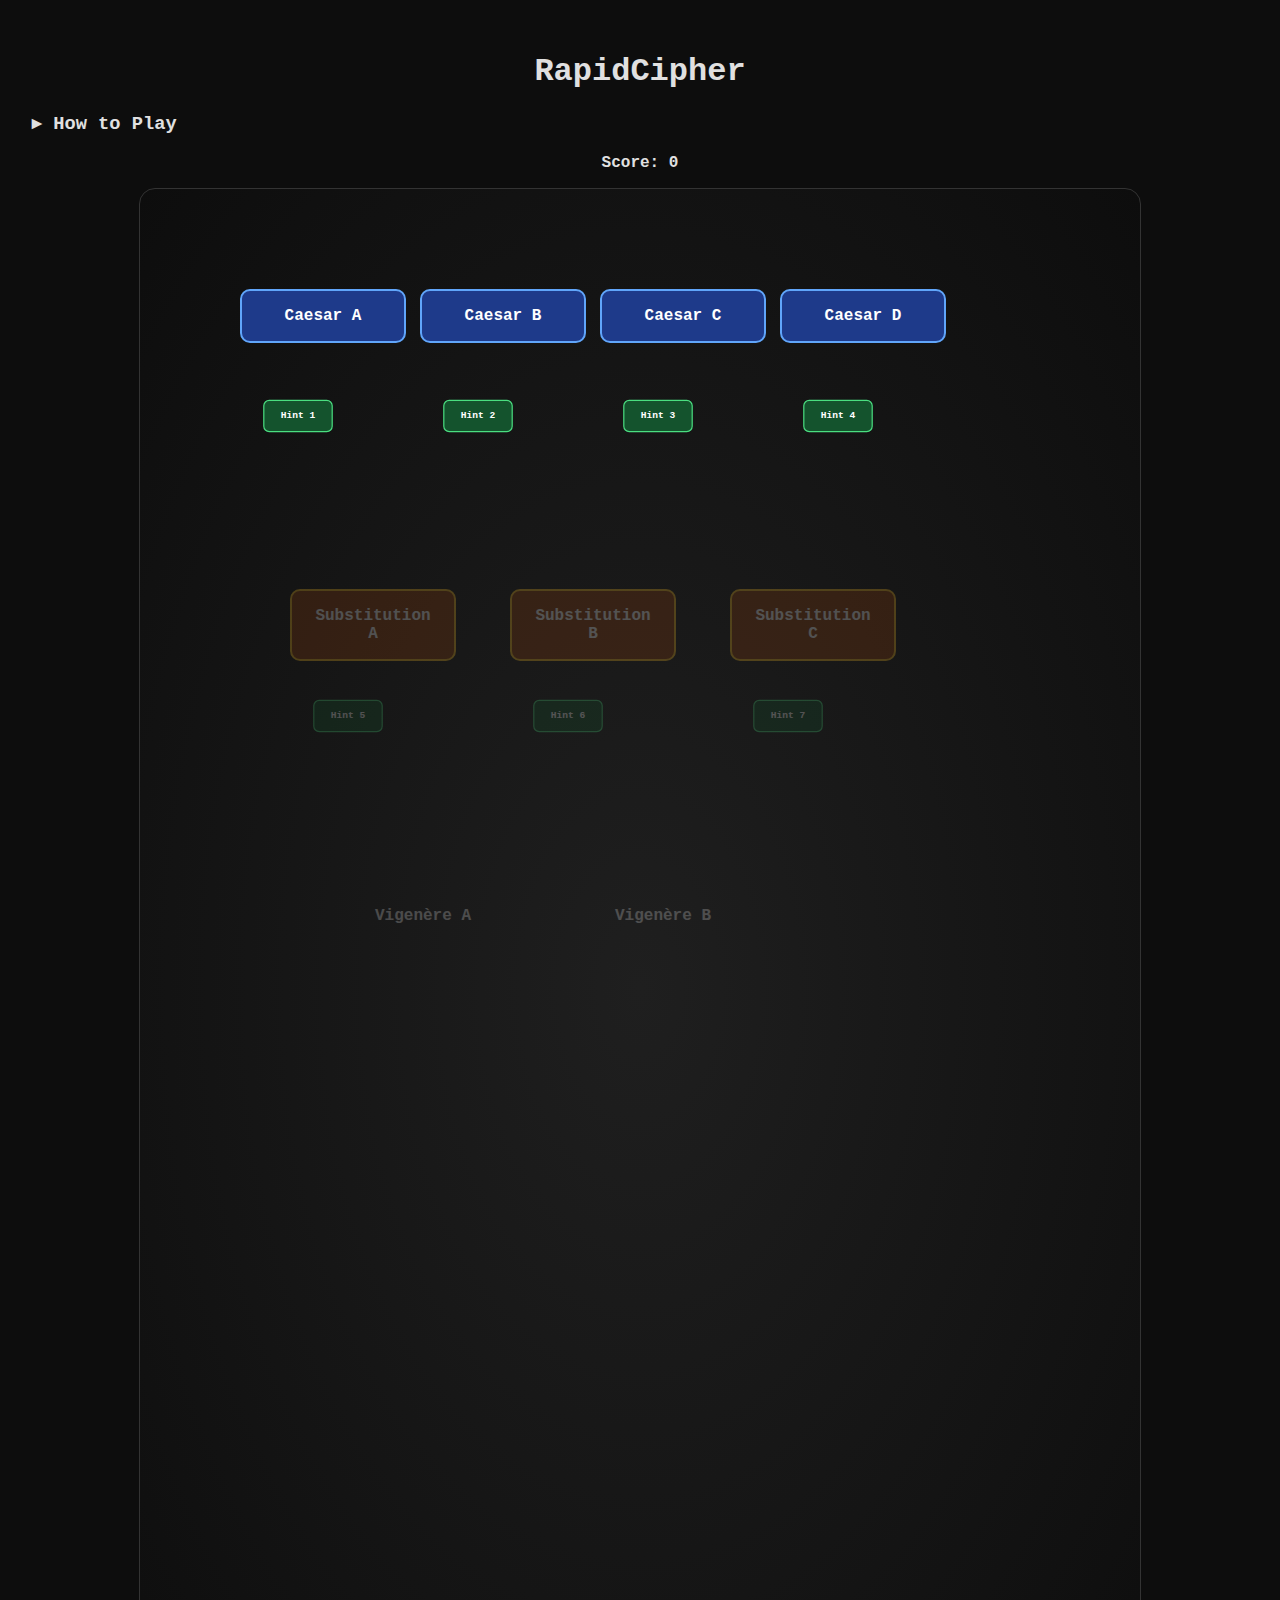
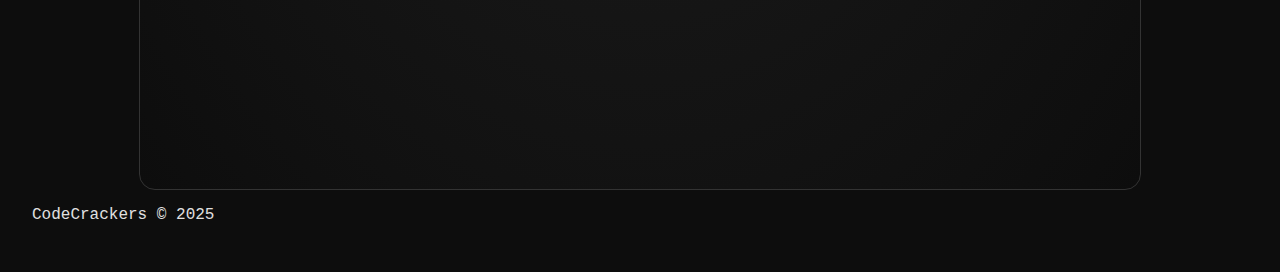
<file: rapidcipher/rapidcipher.html>
<!DOCTYPE html>
<html lang="en">
<head>
  <meta charset="UTF-8" />
  <meta name="viewport" content="width=device-width, initial-scale=1.0"/>
  <title>RapidCipher</title>
  <link rel="stylesheet" href="rapidcipher-style.css">
</head>
<body>
  <h1 style="text-align:center;">RapidCipher</h1>
  <h3 style="cursor:pointer;" onclick="toggleInstructions()">▸ How to Play</h3>
  <div id="instructionsBox" style="display:none; background:#1a1a1a; padding:1rem; border-radius:8px; margin-bottom:1rem;">
    <p><strong>Objective:</strong> Solve all cipher challenges by decoding the messages correctly.</p>
    <ul style="padding-left: 1.25rem;">
      <li>Click a cipher node to open the challenge.</li>
      <li>You’ll have 45 seconds to decode each message.</li>
      <li>All ciphers have hints, earn them by answering quiz questions.</li>
      <li>Vigenère hints unlock by completing all ciphers for given level.</li>
      <li>Points are awarded based on how fast you solve each puzzle.</li>
    </ul>
    <p>Complete all challenges to win. Good luck, agent.</p>
  </div>

  <div id="scoreDisplay" style="text-align:center; margin-bottom: 1rem; font-weight:bold;">
    Score: <span id="scoreValue">0</span>
  </div>

  <div id="grid"></div>

  <div class="overlay" id="overlay" onclick="closePanel()"></div>
  <div class="panel" id="panel">
    <h2 id="panelTitle"></h2>
    <div class="cipher-text">Encrypted Text: <span id="cipherText"></span></div>
    <input type="text" id="userInput" placeholder="Enter your answer" />
    <button>Submit</button>
    <div id="hintBox" style="margin-top:1rem;"></div>
    <p id="feedback" style="margin-top:1rem;"></p>
  </div>

  <div id="quizModal" class="overlay" style="background: rgba(0,0,0,0.85); z-index: 999;">
    <div style="background:#1a1a1a; color:#fff; max-width:500px; margin:5% auto; padding:2rem; border-radius:10px;">
      <h2 id="quizQuestion"></h2>
      <div id="quizOptions"></div>
      <p id="quizFeedback" style="margin-top:1rem;"></p>
      <button onclick="closeQuiz()">Cancel</button>
    </div>
  </div>

  <div id="victoryModal" class="overlay" style="background: rgba(0,0,0,0.85); z-index: 9999;">
    <div style="background:#1a1a1a; color:#fff; max-width:500px; margin:10% auto; padding:2rem; border-radius:10px; text-align:center;">
      <h2>🎉 You cracked them all!</h2>
      <p style="margin:1rem 0;">Final Score: <span id="finalScore"></span></p>
      <button onclick="location.reload()">Play Again</button>
    </div>
  </div>
  
  <footer>
    <p>CodeCrackers &copy; 2025</p>
  </footer>

  <script src="rapidcipher-data.js"></script>
  <script src="rapidcipher-core.js"></script>
  <script src="rapidcipher-ui.js"></script>
</body>
</html>
</file>
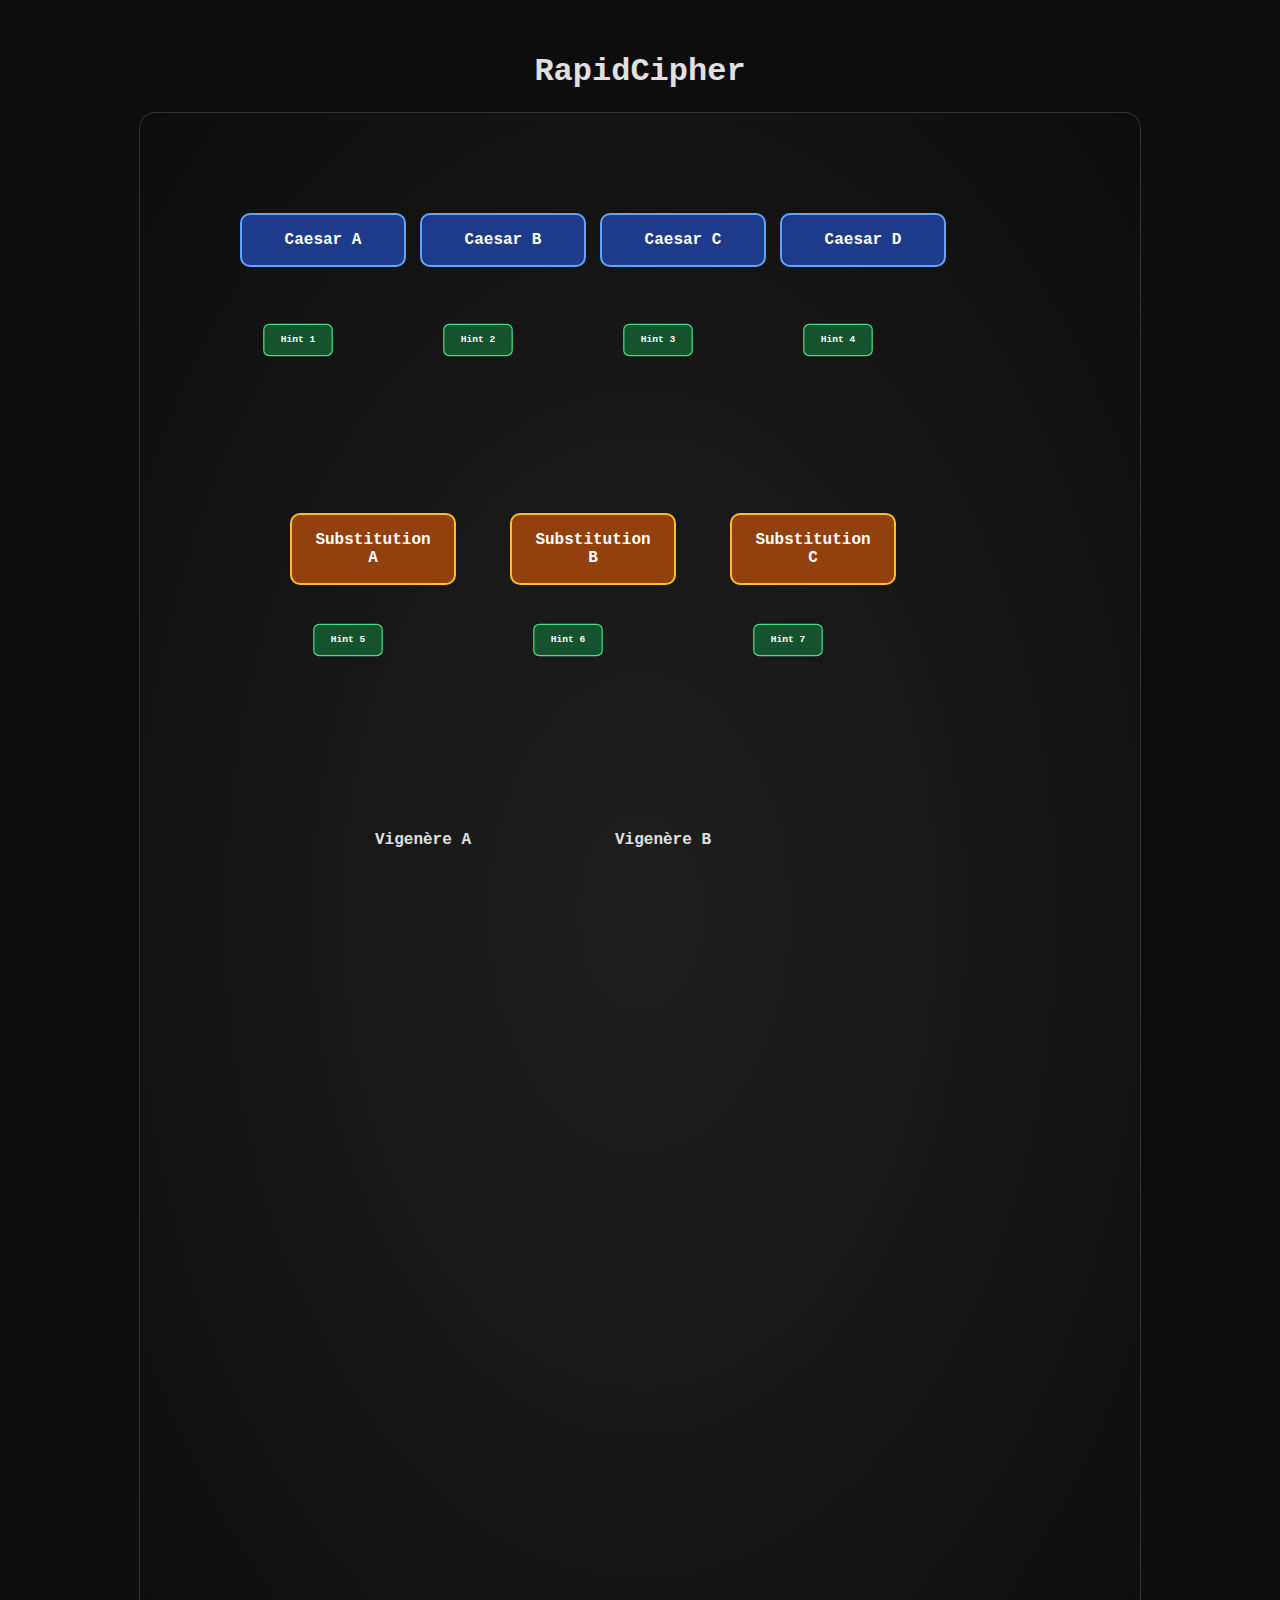
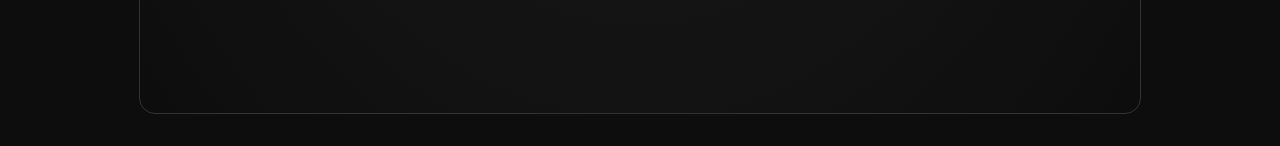
<file: rapidcipher/rapidcipher5.html>
<!DOCTYPE html>
<html lang="en">
<head>
  <meta charset="UTF-8" />
  <meta name="viewport" content="width=device-width, initial-scale=1.0"/>
  <title>RapidCipher Final</title>
  <style>
    body {
      margin: 0;
      padding: 2rem;
      background: #0d0d0d;
      color: #e0e0e0;
      font-family: 'Courier New', Courier, monospace;
    }
    #grid {
      position: relative;
      width: 100%;
      max-width: 1000px;
      height: 1600px;
      margin: auto;
      background: radial-gradient(ellipse at center, #1f1f1f 0%, #0d0d0d 100%);
      border: 1px solid #333;
      border-radius: 1rem;
    }
    .node {
      position: absolute;
      padding: 1rem;
      border-radius: 10px;
      cursor: pointer;
      text-align: center;
      font-weight: bold;
      border: 2px solid transparent;
      width: 130px;
      opacity: 0.25;
      pointer-events: none;
    }
    .node.unlocked {
      opacity: 1;
      pointer-events: auto;
    }
    .node.hint {
      transform: scale(0.6);
      width: 80px;
    }
    .caesar { background: #1e3a8a; border-color: #60a5fa; color: #fff; }
    .substitution { background: #92400e; border-color: #fbbf24; color: #fff; }
    .vigenere { background: #ff79c6; border-color: #ffbdf7; color: #000; }
    .hint { background: #14532d; border-color: #4ade80; color: #fff; }

    .panel {
      position: fixed;
      top: 0;
      right: -100%;
      width: 100%;
      max-width: 400px;
      height: 100%;
      background: #1a1a1a;
      color: white;
      box-shadow: -2px 0 10px rgba(0,0,0,0.7);
      padding: 2rem;
      transition: right 0.3s ease-in-out;
      display: flex;
      flex-direction: column;
      justify-content: center;
    }
    .panel.active {
      right: 0;
    }
    .panel .cipher-text {
      background: #333;
      padding: 1rem;
      margin-bottom: 1rem;
      border-radius: 5px;
    }
    .panel input {
      padding: 0.5rem;
      font-size: 1rem;
      border-radius: 4px;
      border: none;
      margin-bottom: 1rem;
    }
    .panel button {
      background: #4ade80;
      border: none;
      padding: 0.75rem;
      font-weight: bold;
      cursor: pointer;
      border-radius: 5px;
    }
    .overlay {
      position: fixed;
      top: 0; left: 0;
      width: 100%; height: 100%;
      background: rgba(0,0,0,0.5);
      display: none;
    }
    .overlay.active {
      display: block;
    }

    .glow-hint {
      animation: pulseGlow 1.5s infinite;
      box-shadow: 0 0 10px #f0f, 0 0 20px #f0f;
    }
    @keyframes pulseGlow {
      0% { box-shadow: 0 0 10px #f0f; }
      50% { box-shadow: 0 0 20px #f0f; }
      100% { box-shadow: 0 0 10px #f0f; }
    }
  </style>
</head>
<body>
  <h1 style="text-align:center;">RapidCipher</h1>
  <div id="grid"></div>
  <div class="overlay" id="overlay" onclick="closePanel()"></div>
  <div class="panel" id="panel">
    <h2 id="panelTitle"></h2>
    <div class="cipher-text">Encrypted Text: <span id="cipherText"></span></div>
    <input type="text" id="userInput" placeholder="Enter your answer" />
    <button onclick="submitAnswer()">Submit</button>
    <p id="feedback" style="margin-top:1rem;"></p>
  </div>
  <div id="quizModal" class="overlay" style="background: rgba(0,0,0,0.85); z-index: 999;">
    <div style="background:#1a1a1a; color:#fff; max-width:500px; margin:5% auto; padding:2rem; border-radius:10px;">
      <h2 id="quizQuestion"></h2>
      <div id="quizOptions"></div>
      <p id="quizFeedback" style="margin-top:1rem;"></p>
      <button onclick="closeQuiz()">Cancel</button>
    </div>
  </div>
  <script>
    const grid = document.getElementById("grid");
    const completed = {};
    const unlockedHints = {};
    const quizBank = {
      "Hint 1": {
        unlocks: "Caesar A",
        question: "What is a Caesar cipher?",
        options: ["A polyalphabetic cipher", "A shift cipher", "A cipher using emojis", "A hash function"],
        answer: "A shift cipher"
      }
    };

    function caesarEncrypt(word, shift = 3) {
      return word.toUpperCase().replace(/[A-Z]/g, c =>
        String.fromCharCode(((c.charCodeAt(0) - 65 + shift) % 26) + 65));
    }

    function openPanel(type, encrypted, answer, label) {
      document.getElementById("panelTitle").innerText = `${type} Cipher`;
      document.getElementById("cipherText").innerText = encrypted;
      document.getElementById("userInput").value = '';
      const hint = unlockedHints[label];
      const glow = (label === "Vigenère A" && allCaesarsDone()) || (label === "Vigenère B" && allSubsDone());
      document.getElementById("feedback").innerHTML = hint ? 
        `<div class="${glow ? 'glow-hint' : ''}" style="background:#254; padding:1rem; border-radius:6px;"><strong>Hint:</strong> ${hint}</div>` : '';
      document.getElementById("panel").classList.add("active");
      document.getElementById("overlay").classList.add("active");
      document.getElementById("userInput").onkeydown = e => {
        if (e.key === "Enter") submitAnswer(answer, label);
      };
      document.querySelector(".panel button").onclick = () => submitAnswer(answer, label);
    }

    function submitAnswer(correct, label) {
      const input = document.getElementById("userInput").value.trim().toUpperCase();
      if (input === correct.toUpperCase() && !completed[label]) {
        completed[label] = true;
        checkUnlocks();
        document.getElementById("feedback").innerText = "✔ Correct!";
      } else {
        document.getElementById("feedback").innerText = "✖ Incorrect. Try again.";
      }
    }

    function showQuiz(label) {
      const q = quizBank[label];
      if (!q) return alert("No quiz found.");
      document.getElementById("quizQuestion").innerText = q.question;
      const quizOptions = document.getElementById("quizOptions");
      quizOptions.innerHTML = "";
      q.options.sort(() => Math.random() - 0.5).forEach(opt => {
        const btn = document.createElement("button");
        btn.innerText = opt;
        btn.onclick = () => {
          if (opt === q.answer) {
            unlockedHints[q.unlocks] = "Try a Caesar shift of 3.";
            document.getElementById("quizFeedback").innerText = "✅ Hint unlocked!";
            checkUnlocks();
            setTimeout(closeQuiz, 800);
          } else {
            document.getElementById("quizFeedback").innerText = "❌ Try again.";
          }
        };
        quizOptions.appendChild(btn);
      });
      document.getElementById("quizModal").style.display = "block";
    }

    function closePanel() {
      document.getElementById("panel").classList.remove("active");
      document.getElementById("overlay").classList.remove("active");
    }
    function closeQuiz() {
      document.getElementById("quizModal").style.display = "none";
    }

    function unlock(label) {
      const el = document.getElementById(label);
      if (el) el.classList.add("unlocked");
    }

    function allCaesarsDone() {
      return ["Caesar A", "Caesar B", "Caesar C", "Caesar D"].every(k => completed[k]);
    }

    function allSubsDone() {
      return ["Substitution A", "Substitution B", "Substitution C"].every(k => completed[k]);
    }

    function checkUnlocks() {
      if (["Caesar A", "Caesar B", "Caesar C"].filter(k => completed[k]).length >= 3) {
        ["Substitution A", "Substitution B", "Substitution C", "Hint 2", "Hint 3", "Hint 4"].forEach(unlock);
      }
      if (["Substitution A", "Substitution B"].filter(k => completed[k]).length >= 2) {
        ["Vigenère A", "Vigenère B"].forEach(unlock);
      }
    }

    function addNode(label, type, top, left, encrypted, answer, quiz = false) {
      const div = document.createElement("div");
      div.id = label;
      div.className = `node ${type.toLowerCase()} ${type === 'Hint' ? 'hint' : ''}`;
      div.innerText = label;
      div.style.top = top + "px";
      div.style.left = left + "px";
      div.classList.add("unlocked");
      div.onclick = () => {
        if (type === "Hint") showQuiz(label);
        else openPanel(type, encrypted, answer, label);
      };
      grid.appendChild(div);
    }

    ["A", "B", "C", "D"].forEach((l, i) => {
      const word = "HELLO";
      addNode(`Caesar ${l}`, "Caesar", 100, 100 + i * 180, caesarEncrypt(word), word);
      addNode(`Hint ${i + 1}`, "Hint", 200, 100 + i * 180, "", "");
    });
    ["A", "B", "C"].forEach((l, i) => {
      const word = "SECRET";
      addNode(`Substitution ${l}`, "Substitution", 400, 150 + i * 220, word.split("").reverse().join(""), word);
      addNode(`Hint ${i + 5}`, "Hint", 500, 150 + i * 220, "", "");
    });
    ["A", "B"].forEach((l, i) => {
      const word = "ENCRYPT";
      addNode(`Vigenère ${l}`, "Vigenère", 700, 200 + i * 240, word.split("").reverse().join(""), word);
    });
  </script>
</body>
</html>
</file>
<file: styles.css>
/* Base Styles */
body {
  font-family: Arial, Helvetica, sans-serif;
  max-width: 1200px;
  margin: 0 auto;
  padding: 1.5rem;
  background-color: #f0f4f8;
  color: #1e1e1e;
  line-height: 1.6;
  transition: background-color 0.3s, color 0.3s;
}

h1, h2, h3, h4 {
  color: #1a1a1a;
  margin-bottom: 0.5rem;
}

h1 {
  font-size: 2rem;
  margin-top: 0;
  color: white;
  -webkit-text-stroke: 1px black; /* Outline */

}

h2 {
  font-size: 1.5rem;
}

/* Navbar */
.navbar {
  display: flex;
  flex-wrap: wrap;
  gap: 0.75rem;
  background-color: #1c1c2e;
  padding: 1.25rem 2rem;
  justify-content: center;
  margin-bottom: 2rem;
  position: relative;
  box-shadow: 0 2px 4px rgba(0, 0, 0, 0.1);
}

.navbar a {
  color: white;
  text-decoration: none;
  font-weight: bold;
  padding: 0.5rem 1rem;
  border-radius: 4px;
  transition: background-color 0.3s, color 0.3s;
}

.navbar a:hover {
  text-decoration: underline;
  color: #ffc857;
  background-color: rgba(255, 255, 255, 0.1);
}

.toggle-container {
  position: absolute;
  right: 1rem;
  top: 50%;
  transform: translateY(-50%);
}

/* Sections */
.module-section {
  background-color: white;
  padding: 1.5rem;
  margin-bottom: 2rem;
  border-radius: 6px;
  box-shadow: 0 1px 3px rgba(0,0,0,0.1);
  border: 1px solid #ddd;
  transition: background-color 0.3s;
}

.module-section ul {
  padding-left: 1.5rem;
}

button {
  padding: 0.6rem 1.2rem;
  font-size: 1rem;
  background-color: #2a4d69;
  color: white;
  border: none;
  border-radius: 4px;
  cursor: pointer;
  margin-top: 0.5rem;
  transition: background-color 0.3s;
}

button:hover {
  background-color: #1e3d58;
}

/* Sidebar & Diagram */
.sidebar {
  background-color: #ddeaf6;
  padding: 1rem;
  margin-top: 1rem;
  border-left: 4px solid #5893d4;
  border-radius: 4px;
  transition: background-color 0.3s;
}

.diagram {
  margin: 1rem 0;
  padding: 1rem;
  background-color: #eef;
  text-align: center;
  border: 1px dashed #aaa;
  font-style: italic;
  color: #555;
}

footer {
  text-align: center;
  padding: 1rem;
  font-size: 0.9rem;
  color: #777;
  margin-top: 4rem;
}

/* Dashboard Layout */
.dashboard {
  display: flex;
  gap: 2rem;
  flex-wrap: wrap;
}

.sidebar-nav {
  flex: 0 0 200px;
  background: #ddeaf6;
  padding: 1rem;
  border-radius: 6px;
  border: 1px solid #ccc;
  transition: background-color 0.3s;
}

.sidebar-nav a {
  display: block;
  margin-bottom: 0.5rem;
  color: #333;
  text-decoration: none;
}

.sidebar-nav a:hover {
  text-decoration: underline;
}

/* =====================
   Module Window Layout
===================== */
.module-window {
  display: flex;
  max-width: 1000px;
  margin: 2rem auto;
  border: 1px solid #ccc;
  border-radius: 6px;
  overflow: hidden;
  background: #fff;
  box-shadow: 0 0 10px rgba(0,0,0,0.1);
}

.module-window .sidebar-nav {
  width: 240px;
  background-color: #2c3e50;
  color: #fff;
  border-right: 1px solid #ddd;
  display: flex;
  flex-direction: column;
}

.module-window .sidebar-nav button {
  padding: 1rem;
  text-align: left;
  border: none;
  background: none;
  cursor: pointer;
  font-size: 1rem;
  border-bottom: 1px solid #444;
  color: #ecf0f1;
  transition: background 0.2s, color 0.2s;
}

.module-window .sidebar-nav button:hover,
.module-window .sidebar-nav button.active {
  background-color: #34495e;
  font-weight: bold;
  color: #fff;
}

.module-window .content-panel {
  padding: 2rem;
  flex-grow: 1;
}

.section {
  display: none;
}

.section.active {
  display: block;
}

/* Toggle Switch */
.toggle-container button {
  background: #ffc857;
  color: #000;
  font-weight: bold;
  padding: 0.4rem 1rem;
  border-radius: 4px;
  border: none;
  cursor: pointer;
  font-size: 0.9rem;
  transition: background-color 0.3s;
}

.toggle-container button:hover {
  background: #e5b64f;
}

/* Responsive Navbar */
@media (max-width: 768px) {
  .navbar {
    flex-direction: column;
    align-items: center;
  }

  .toggle-container {
    position: static;
    transform: none;
    margin-top: 1rem;
  }
}

/* Horizontal History Tabs */
.history-tab {
  background: none;
  border: none;
  padding: 0.75rem 1rem;
  font-size: 1rem;
  cursor: pointer;
  color: #2c3e50;
  border-bottom: 3px solid transparent;
  margin-right: 1rem;
  transition: all 0.2s ease;
}

.history-tab:hover {
  background-color: #f5f5f5;
  border-bottom: 3px solid #ccc;
}

.history-tab.active {
  border-bottom: 3px solid #2c3e50;
  font-weight: bold;
  background-color: #e0e0e0;
}

.history-era {
  display: none;
}

.history-era.active {
  display: block;
}
/* Quiz tab */
.quiz-tab {
  background: none;
  border: none;
  padding: 0.75rem 1rem;
  font-size: 1rem;
  cursor: pointer;
  color: #2c3e50;
  border-bottom: 3px solid transparent;
  margin-right: 1rem;
  transition: border-color 0.3s, font-weight 0.3s;
}

.quiz-tab.active {
  border-bottom: 3px solid #2c3e50;
  font-weight: bold;
}


/* Modern Header */
header {
  background: linear-gradient(145deg, #fdfdfd, #f2f2f2);
  padding: 2rem 1rem;
  text-align: center;
  border-bottom: 1px solid #ddd;
  box-shadow: 0 2px 8px rgba(0, 0, 0, 0.04);
  border-radius: 0 0 12px 12px;
}

header h1 {
  font-family: 'Lato', sans-serif;
  font-size: 2.5rem;
  font-weight: 700;
  color: #1a1a1a;
  margin: 0;
}

/* Sleek Navbar */
.navbar {
  display: flex;
  justify-content: center;
  flex-wrap: wrap;
  gap: 1rem;
  padding: 1rem 2rem;
  background: rgba(255, 255, 255, 0.75);
  backdrop-filter: blur(6px);
  box-shadow: 0 2px 6px rgba(0, 0, 0, 0.05);
  border-radius: 8px;
  margin: 1.5rem auto 2.5rem auto;
  max-width: 960px;
}

.navbar a {
  padding: 0.5rem 1rem;
  border-radius: 999px;
  background-color: #f2f2f2;
  color: #333;
  font-weight: 500;
  text-decoration: none;
  transition: all 0.2s ease-in-out;
}

.navbar a:hover {
  background-color: #e0c67d;
  color: #1a1a1a;
  transform: translateY(-2px);
  box-shadow: 0 2px 4px rgba(0, 0, 0, 0.1);
}
/* Add a sticky, frosted-glass navbar effect */
.navbar {
  position: sticky;
  top: 0;
  z-index: 100;
  background-color: rgba(255, 255, 255, 0.65);
  backdrop-filter: blur(12px);
  -webkit-backdrop-filter: blur(12px);
  box-shadow: 0 2px 10px rgba(0, 0, 0, 0.05);
  transition: background-color 0.3s ease;
}

/* Slide-in Sidebar Navigation */
#menu-toggle {
  font-size: 1.5rem;
  cursor: pointer;
  padding: 1rem;
  background: #333;
  color: #fff;
  position: fixed;
  top: 1.5rem;
  left: 1rem;
  z-index: 1001;
  border-radius: 4px;
}

.side-menu {
  height: 100%;
  width: 0;
  position: fixed;
  z-index: 1000;
  top: 0;
  left: 0;
  background-color: #2c3e50;
  overflow-x: hidden;
  transition: 0.3s;
  padding-top: 80px; /* space so Home isn't hidden */
}

.side-menu a {
  padding: 10px 20px;
  text-decoration: none;
  font-size: 1.2rem;
  color: #ecf0f1;
  display: block;
  transition: 0.3s;
}

.side-menu a:hover {
  background-color: #34495e;
}

.side-menu .closebtn {
  position: absolute;
  top: 10px;
  right: 20px;
  font-size: 2rem;
  color: white;
  text-decoration: none;
  cursor: pointer;
}

/* Hide hamburger when menu is open */
body.menu-open #menu-toggle {
  display: none;
}

/* Practice blocks */
.practice-block {
  margin-top: 2rem;
  padding: 1rem;
  background-color: #fefefe;
  border: 1px solid #ddd;
  border-radius: 6px;
  box-shadow: 0 1px 3px rgba(0,0,0,0.05);
}

.blurred-answer {
  filter: blur(6px);
  transition: filter 0.3s ease;
  display: inline-block;
  pointer-events: none;
}

.blur-wrapper {
  display: inline-block;
  position: relative;
}

.blur-wrapper:hover .blurred-answer {
  animation: revealBlur 1.5s forwards;
}

@keyframes revealBlur {
  0% { filter: blur(6px); }
  100% { filter: blur(0); }
}



/* Quiz Styles */
label.correct {
  background-color: #e0f8e9;
  border: 1px solid #2ecc71;
  padding: 4px;
  border-radius: 4px;
  transition: all 0.3s ease-in-out;
}

label.incorrect {
  background-color: #fdecea;
  border: 1px solid #e74c3c;
  padding: 4px;
  border-radius: 4px;
  transition: all 0.3s ease-in-out;
}

.icon {
  margin-left: 6px;
  font-weight: bold;
}

#result {
  margin-top: 2rem;
  font-size: 1.2rem;
  color: #2c3e50;
  text-align: center;
}
.correct-hover {
  background-color: #e0f8e9;
  border-radius: 4px;
  transition: background-color 0.3s;
}

.incorrect-selected {
  background-color: #fdecea;
  border-radius: 4px;
}

/* ===============================
   DARK MODE: Base + Containers
================================= */
body.dark-mode {
  background-color: #0d1117;
  color: #c9d1d9;
}

/* Header & Navbar */
body.dark-mode header {
  background: none !important;
  background-color: #12171f !important;
  color: #c9d1d9;
  padding: 2rem 0;
  border-bottom: 1px solid #30363d;
  box-shadow: none;
}

body.dark-mode .navbar {
  background-color: #161b22;
  border-bottom: 1px solid #30363d;
}

/* Main Content Containers */
body.dark-mode .module-window,
body.dark-mode .module-section,
body.dark-mode .practice-block {
  background-color: #1c2128;
  color: #c9d1d9;
  border: 1px solid #30363d;
}

/* Quizzes */
body.dark-mode .question {
  background-color: #161b22;
  border: 1px solid #30363d;
  box-shadow: 0 0 8px rgba(255,255,255,0.03);
}

/* Sidebar / Navigation */
body.dark-mode .sidebar-nav,
body.dark-mode .side-menu {
  background-color: #161b22;
  color: #c9d1d9;
  border-color: #30363d;
}

body.dark-mode .sidebar-nav button {
  color: #c9d1d9;
  border-bottom: 1px solid #30363d;
}

body.dark-mode .sidebar-nav button:hover,
body.dark-mode .sidebar-nav button.active {
  background-color: #21262d;
  color: #ffffff;
}



/* Toggle Button Styling */
.toggle-container {
  margin-left: auto;
  margin-right: 1rem;
}

.toggle-container button {
  background: #ffc857;
  color: #000;
  font-weight: bold;
  padding: 0.4rem 1rem;
  border-radius: 4px;
  border: none;
  cursor: pointer;
  font-size: 0.9rem;
  transition: background-color 0.3s;
}

.toggle-container button:hover {
  background: #e5b64f;
}

/* Setting menu*/
.settings-menu {
  position: fixed;
  top: 1.25rem;
  right: 1.25rem;
  z-index: 999;
}

.settings-menu button {
  background: #21262d;
  color: #c9d1d9;
  border: 1px solid #30363d;
  padding: 0.4rem 0.6rem;
  font-size: 1.1rem;
  border-radius: 6px;
  cursor: pointer;
}

.settings-dropdown {
  display: none;
  flex-direction: column;
  background-color: #161b22;
  border: 1px solid #30363d;
  padding: 0.75rem;
  margin-top: 0.5rem;
  border-radius: 6px;
  color: #c9d1d9;
}

.settings-dropdown label {
  margin-bottom: 0.5rem;
  font-size: 0.9rem;
  cursor: pointer;
}
/* DARK MODE: Only change text and button color */
body.dark-mode {
  color: #f0f0f0;
}

body.dark-mode h1,
body.dark-mode h2,
body.dark-mode h3{
  color: #ffffff;
}

body.dark-mode button {
  background-color: #1e3d58; /* dark blue */
  color: #ffffff;
}

@media (prefers-color-scheme: dark) {
  h3 {
    color: #f0f0f0;
  }
}

/* ===============================
   BANNER STYLES
 =============================== */
.banner-wrapper {
  position: relative;
  background-image: url("images/banner.png");
  background-size: cover;
  background-position: center;
  padding: 80px 20px; 
  text-align: center;
  color: white; 
}

.banner-wrapper h1 {
  position: relative;
  z-index: 1;
  font-size: 3em;
  margin: 0;
}
</file>
<file: rapidcipher/rapidcipher-style.css>
body {
    margin: 0;
    padding: 2rem;
    background: #0d0d0d;
    color: #e0e0e0;
    font-family: 'Courier New', Courier, monospace;
}
#grid {
    position: relative;
    width: 100%;
    max-width: 1000px;
    height: 1600px;
    margin: auto;
    background: radial-gradient(ellipse at center, #1f1f1f 0%, #0d0d0d 100%);
    border: 1px solid #333;
    border-radius: 1rem;
}
.node {
    position: absolute;
    padding: 1rem;
    border-radius: 10px;
    cursor: pointer;
    text-align: center;
    font-weight: bold;
    border: 2px solid transparent;
    width: 130px;
    opacity: 0.25;
    pointer-events: none;
}
.node.unlocked {
    opacity: 1;
    pointer-events: auto;
}
.node.hint {
    transform: scale(0.6);
    width: 80px;
}
.caesar { background: #1e3a8a; border-color: #60a5fa; color: #fff; }
.substitution { background: #92400e; border-color: #fbbf24; color: #fff; }
.vigenere { background: #ff79c6; border-color: #ffbdf7; color: #000; }
.hint { background: #14532d; border-color: #4ade80; color: #fff; }

.panel {
    position: fixed;
    top: 0;
    right: -100%;
    width: 100%;
    max-width: 400px;
    height: 100%;
    background: #1a1a1a;
    color: white;
    box-shadow: -2px 0 10px rgba(0,0,0,0.7);
    padding: 2rem;
    transition: right 0.3s ease-in-out;
    display: flex;
    flex-direction: column;
    justify-content: center;
}
.panel.active {
    right: 0;
}
.panel .cipher-text {
    background: #333;
    padding: 1rem;
    margin-bottom: 1rem;
    border-radius: 5px;
}
.panel input {
    padding: 0.5rem;
    font-size: 1rem;
    border-radius: 4px;
    border: none;
    margin-bottom: 1rem;
}
.panel button {
    background: #4ade80;
    border: none;
    padding: 0.75rem;
    font-weight: bold;
    cursor: pointer;
    border-radius: 5px;
}
.overlay {
    position: fixed;
    top: 0; left: 0;
    width: 100%; height: 100%;
    background: rgba(0,0,0,0.5);
    display: none;
}
.overlay.active {
    display: block;
}

.glow-hint {
    animation: pulseGlow 1.5s infinite;
    box-shadow: 0 0 10px #f0f, 0 0 20px #f0f;
}
@keyframes pulseGlow {
    0% { box-shadow: 0 0 10px #f0f; }
    50% { box-shadow: 0 0 20px #f0f; }
    100% { box-shadow: 0 0 10px #f0f; }
}
.node.completed {
    border-color: #4ade80 !important;
    box-shadow: 0 0 10px #4ade80;
    opacity: 0.95;
}

.glow-hint {
    animation: pulseGlow 1.5s infinite;
    box-shadow: 0 0 10px #f0f, 0 0 20px #f0f;
}

@keyframes pulseGlow {
    0% { box-shadow: 0 0 10px #f0f; }
    50% { box-shadow: 0 0 20px #f0f; }
    100% { box-shadow: 0 0 10px #f0f; }
}
#quizOptions {
    display: flex;
    flex-direction: column;
    gap: 0.75rem;
    margin-top: 1rem;
}

#quizOptions button {
    background: #2c3e50;
    color: white;
    border: none;
    padding: 0.75rem 1rem;
    border-radius: 6px;
    cursor: pointer;
    text-align: left;
    font-size: 1rem;
    transition: background 0.2s ease, transform 0.1s ease;
}

#quizOptions button:hover {
    background: #3f5873;
    transform: scale(1.02);
}

#quizOptions button.correct {
    background-color: #14532d;
    border: 2px solid #4ade80;
}

#quizOptions button.incorrect {
    background-color: #7f1d1d;
    border: 2px solid #f87171;
}

#quizFeedback {
    margin-top: 1rem;
    font-weight: bold;
}
</file>
